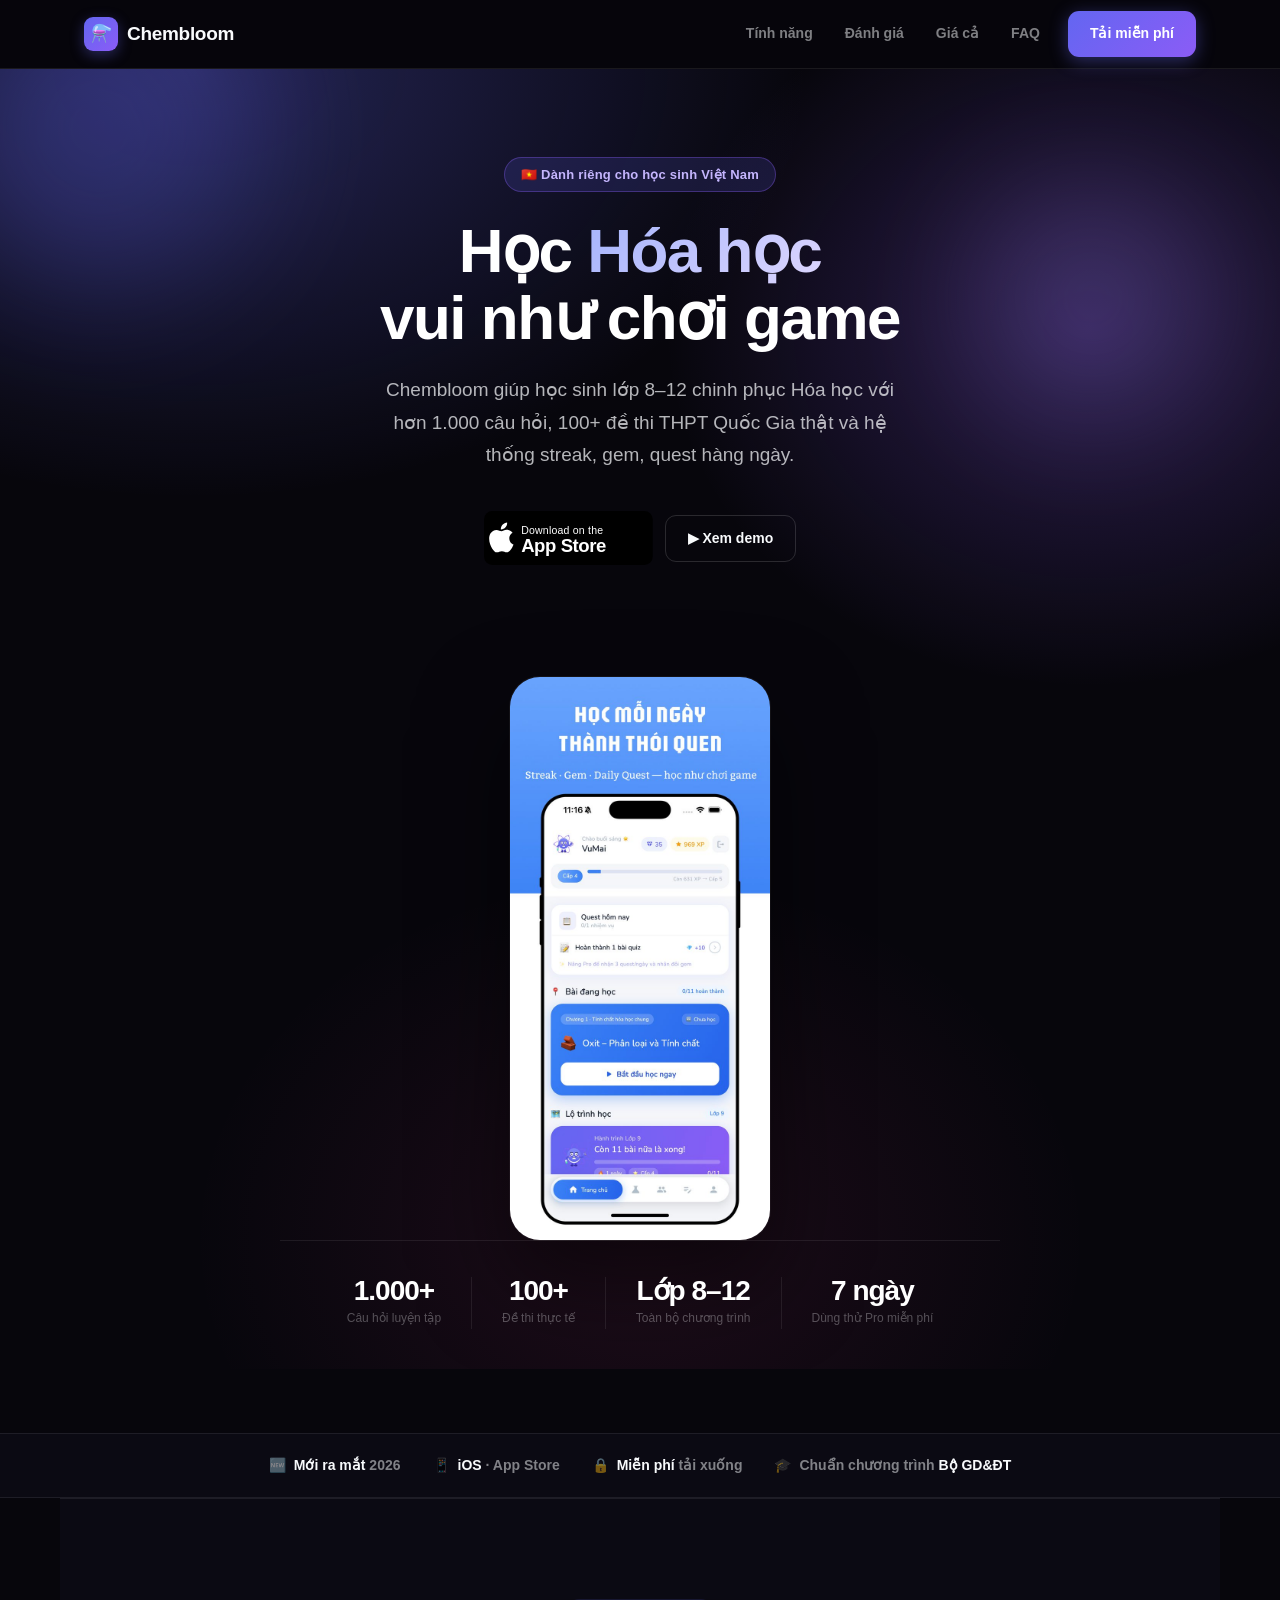
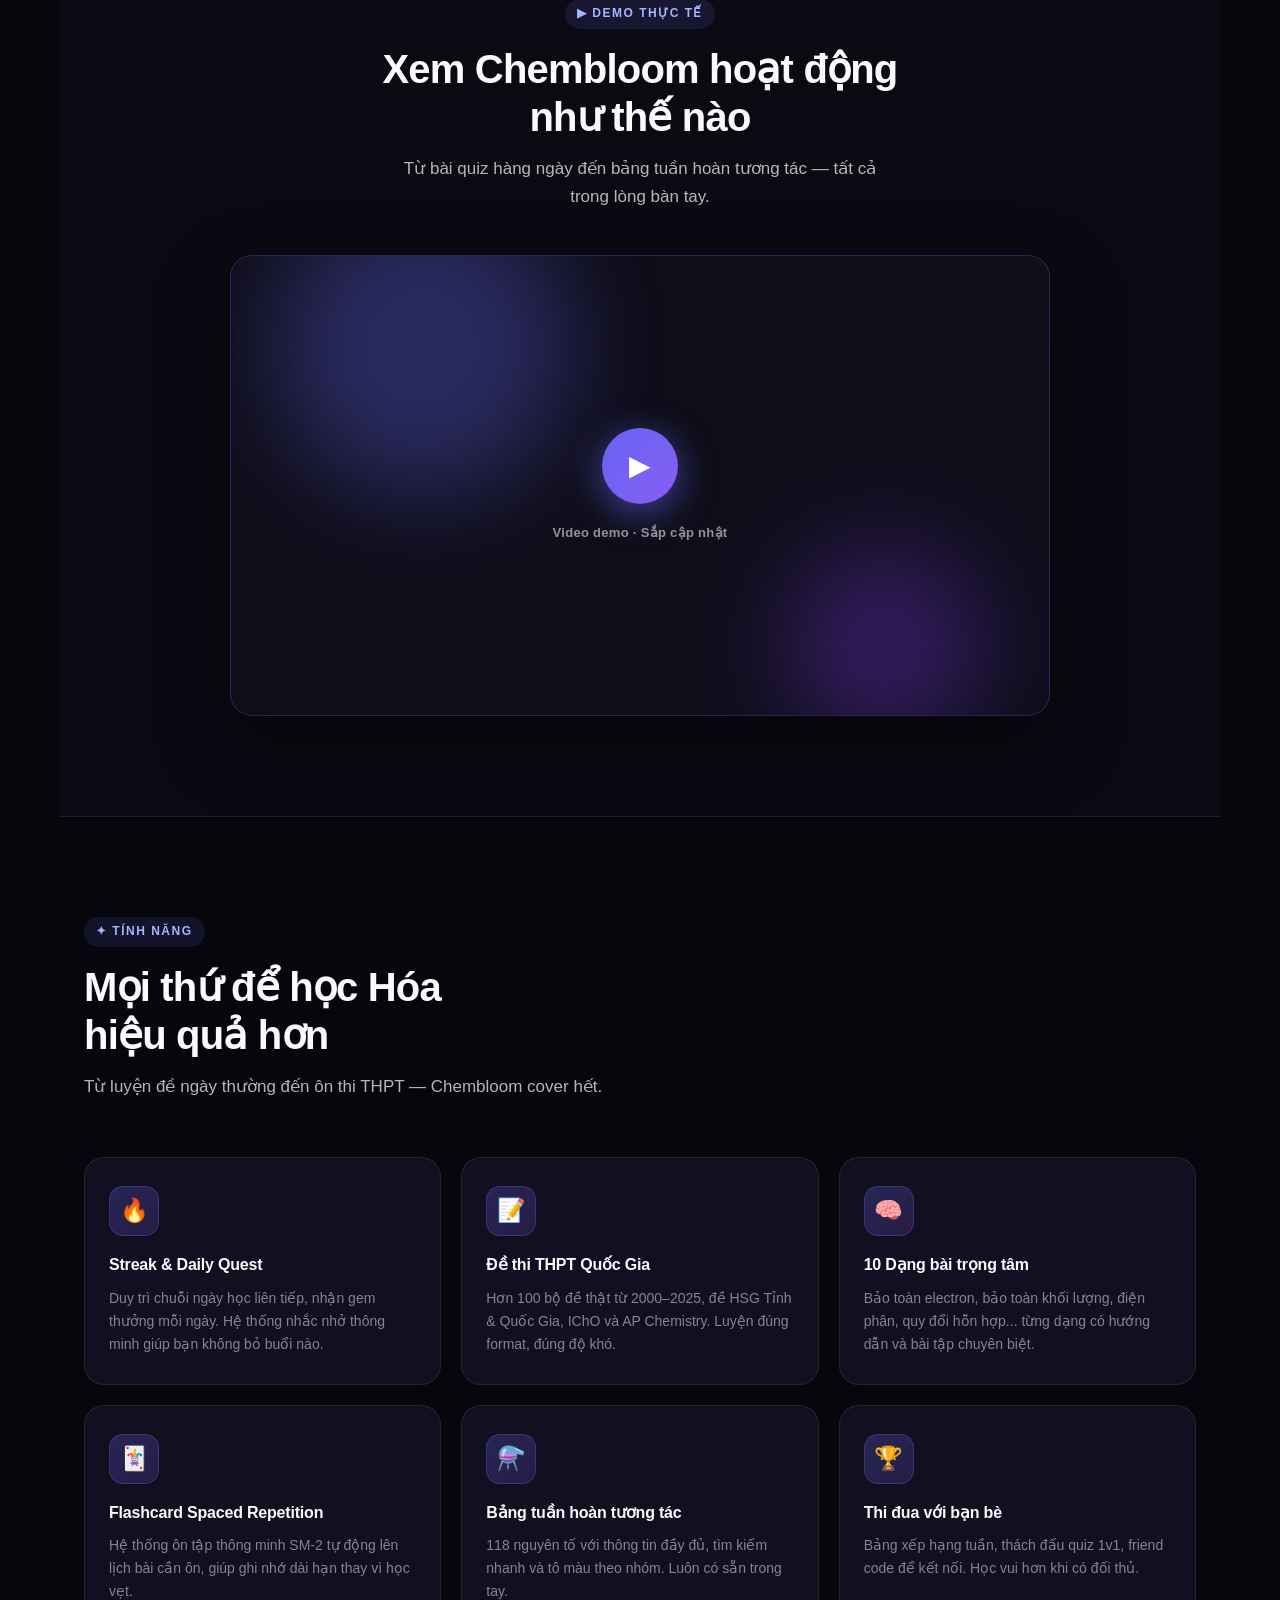
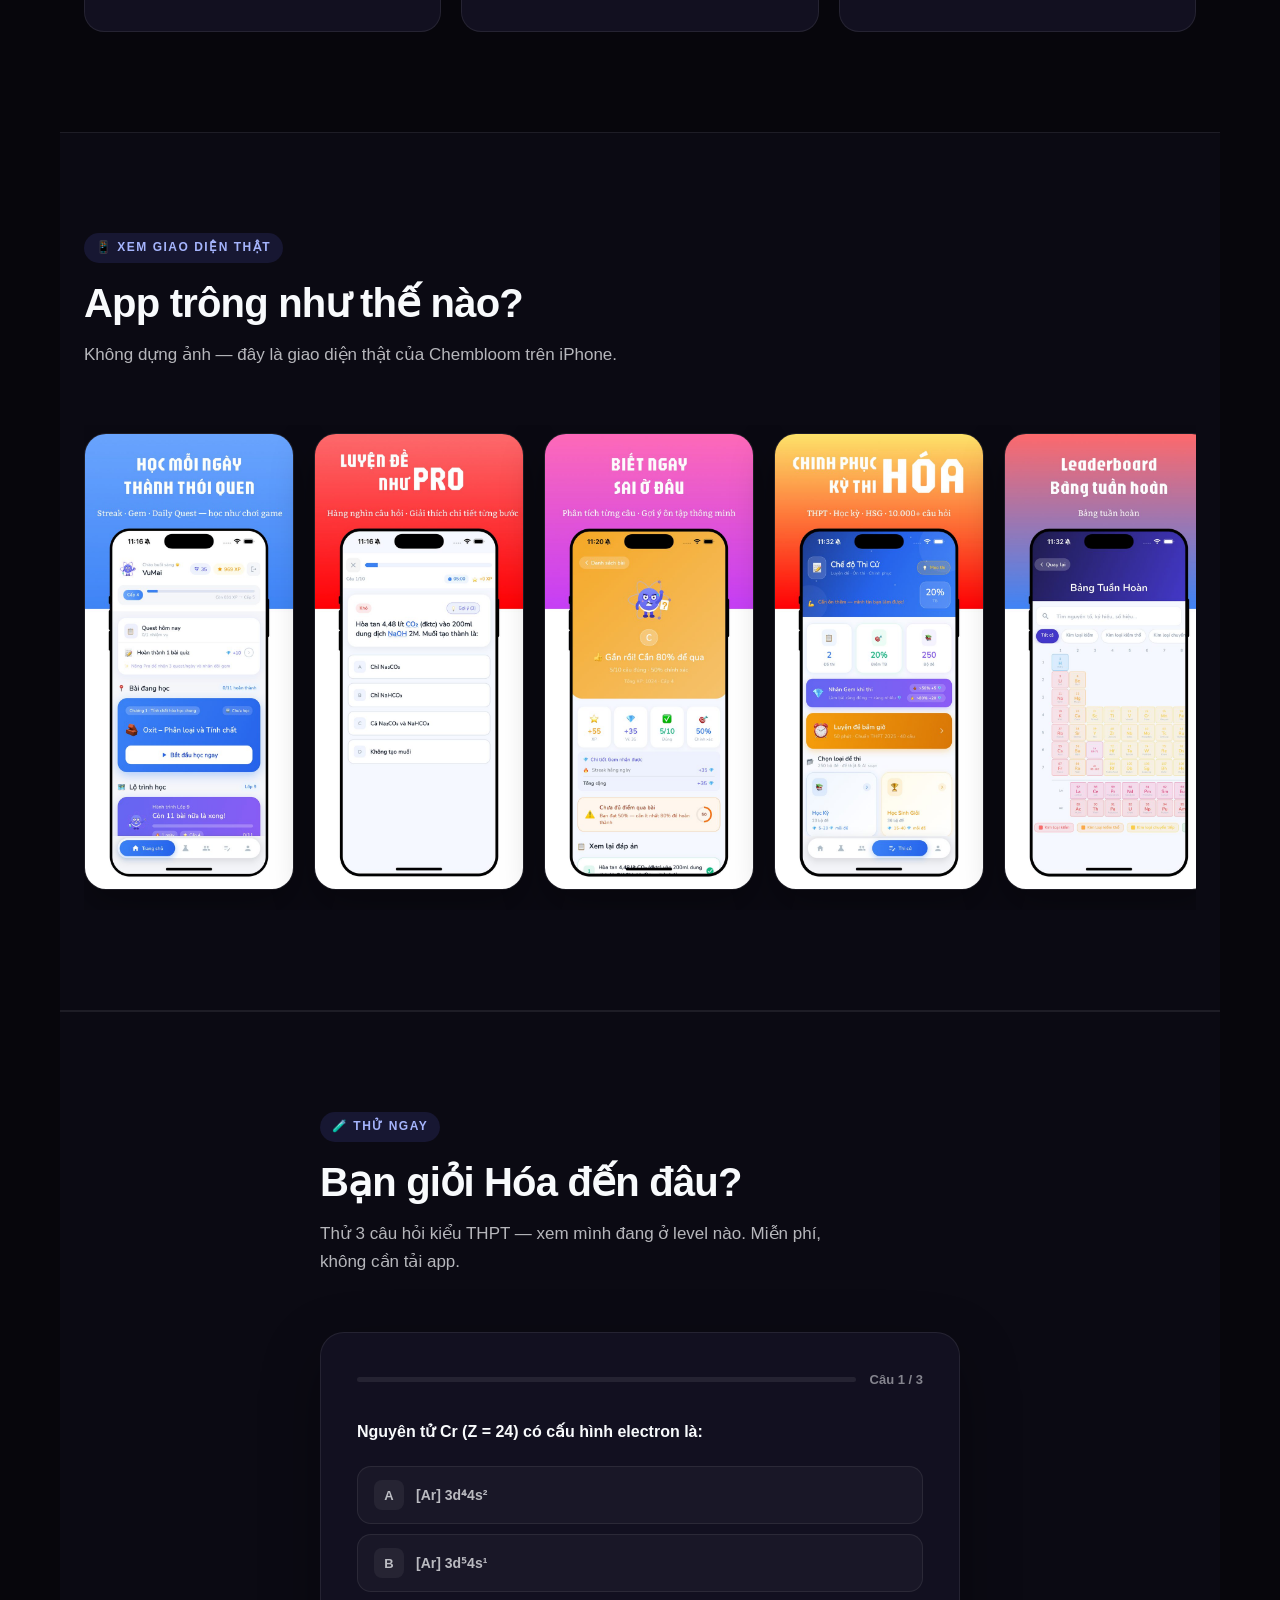
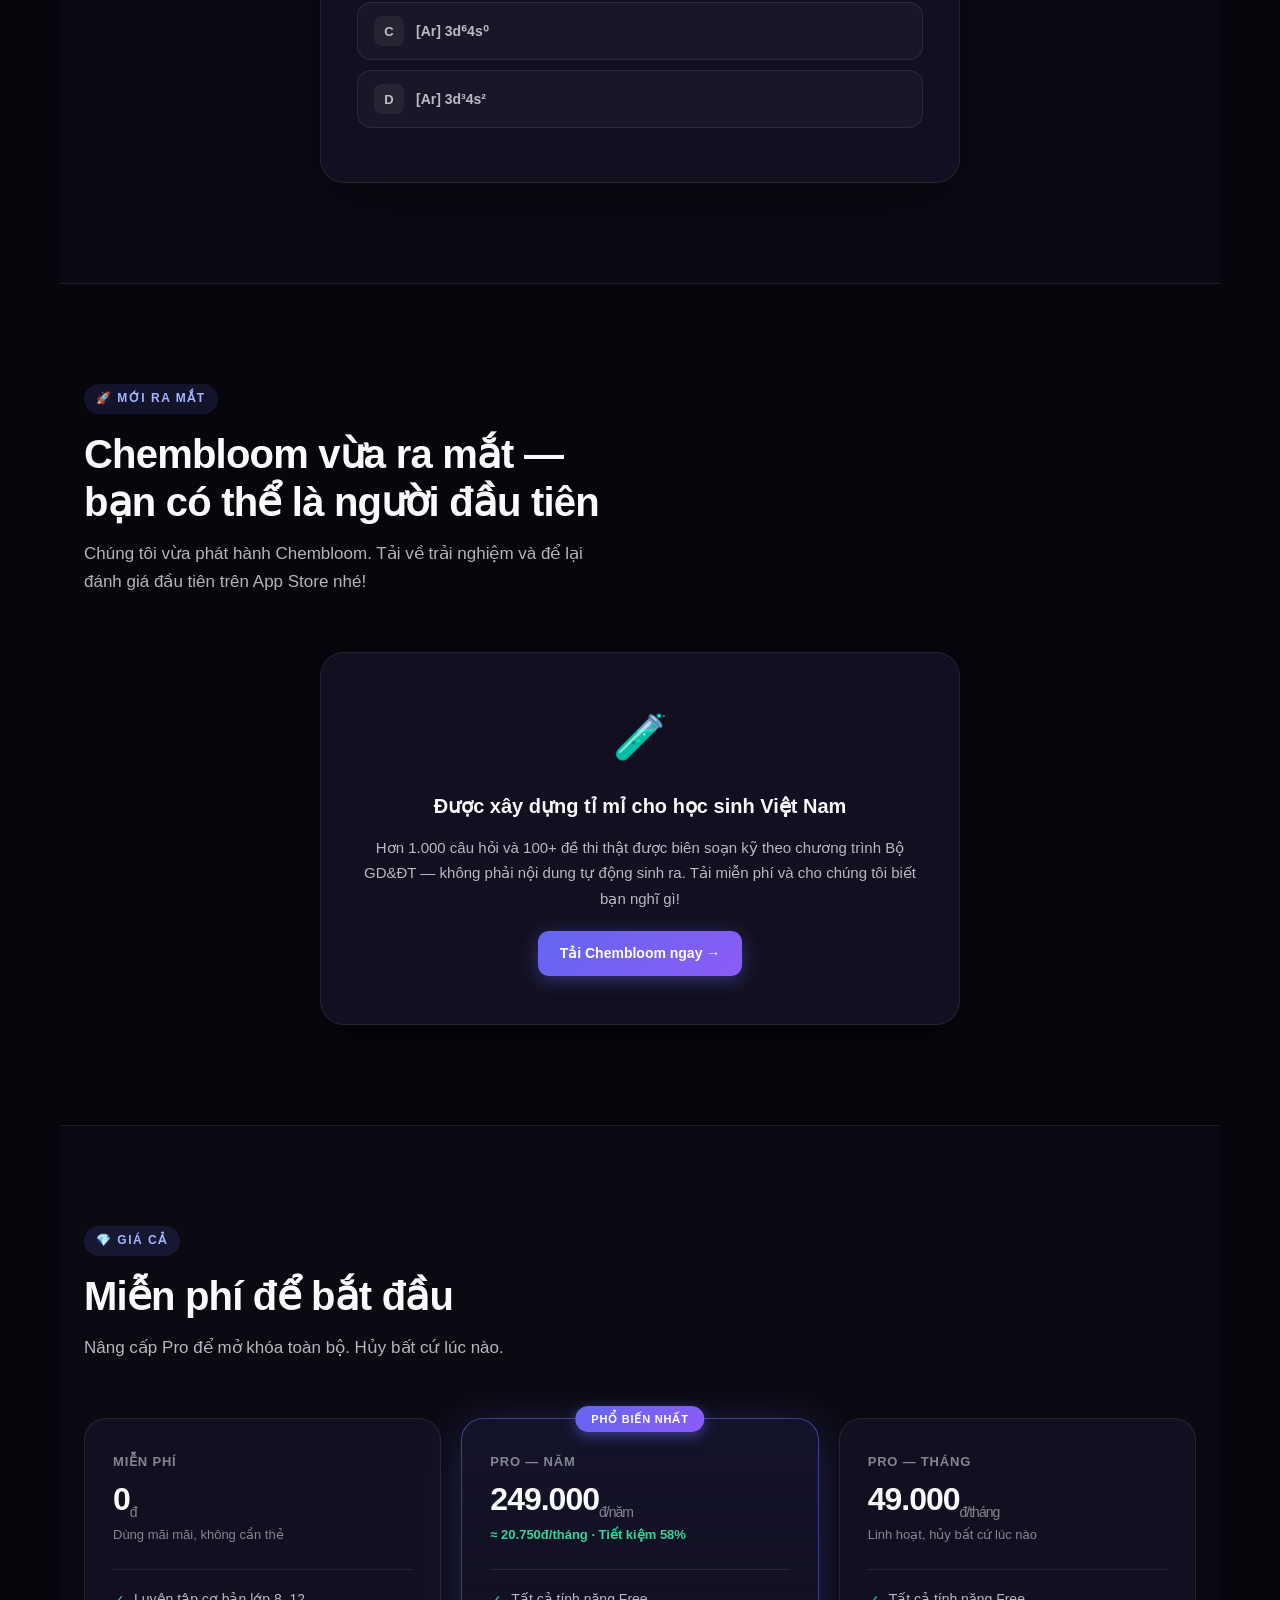
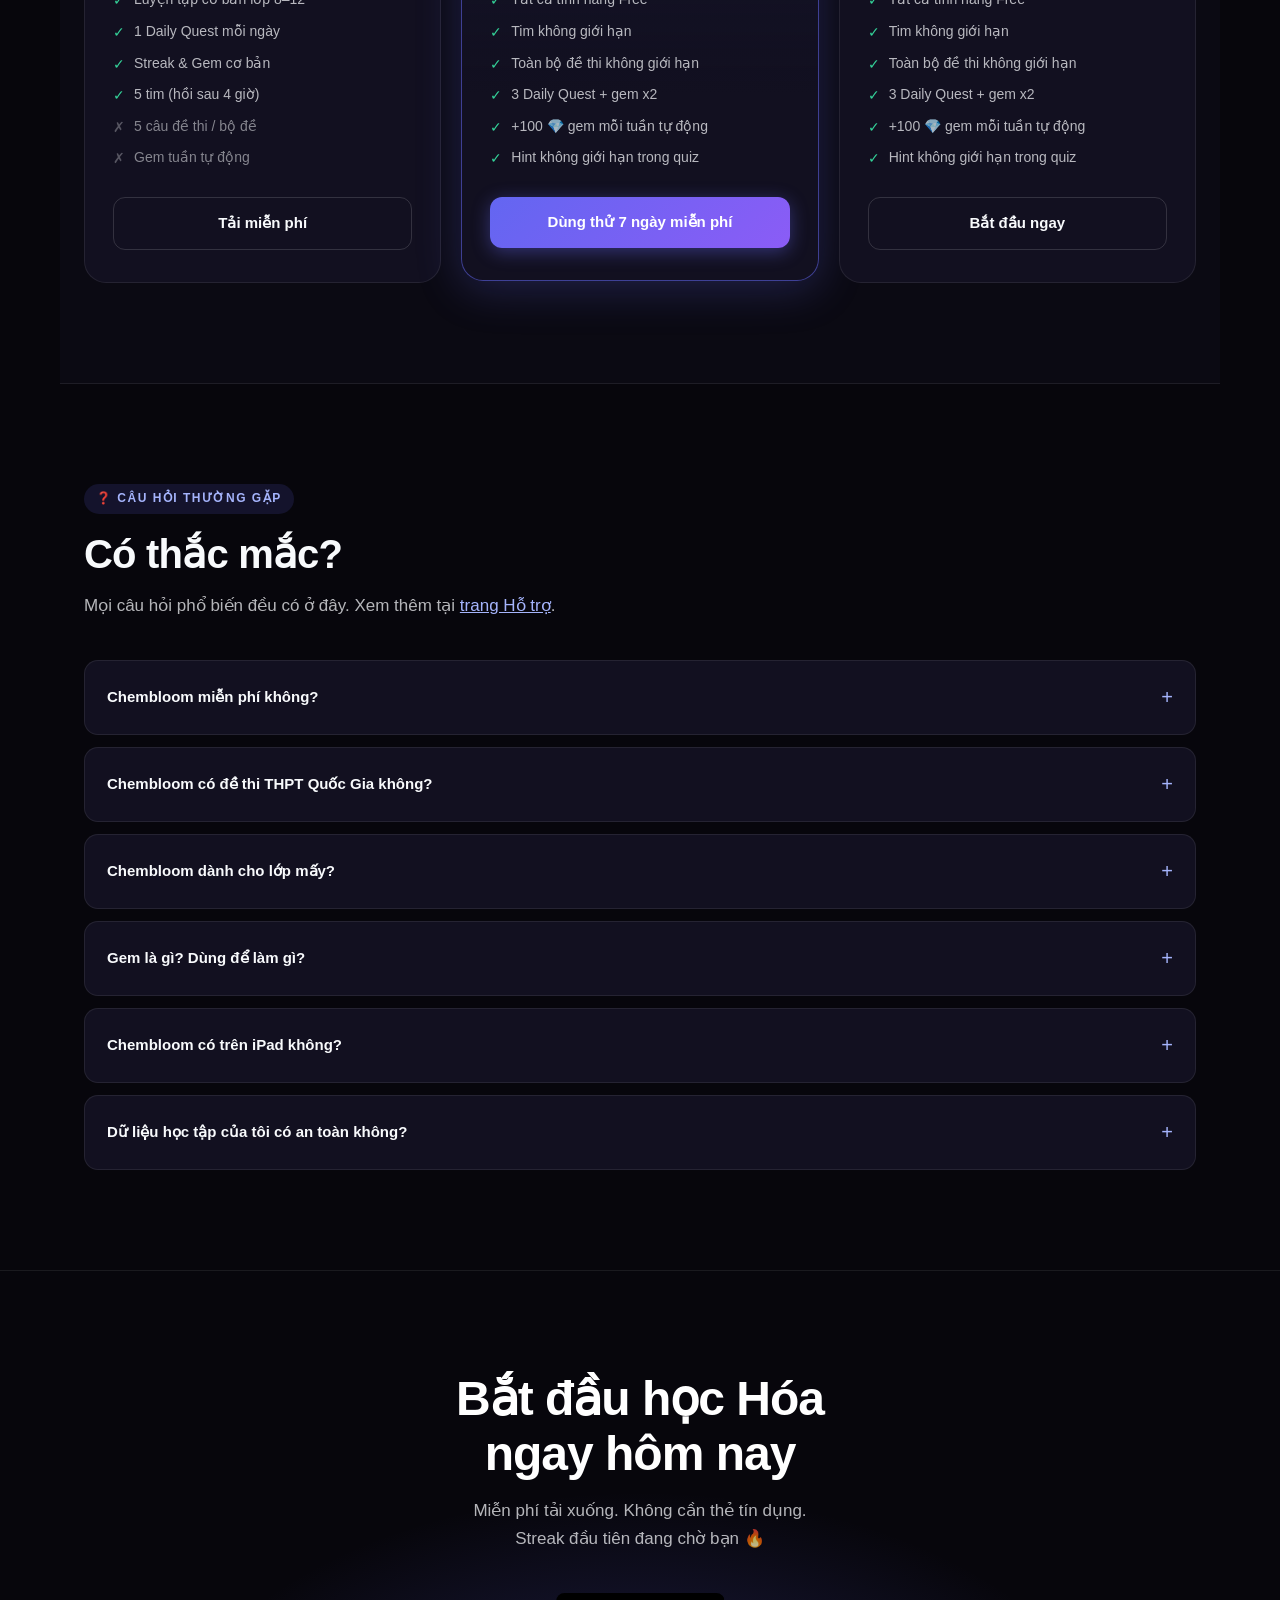
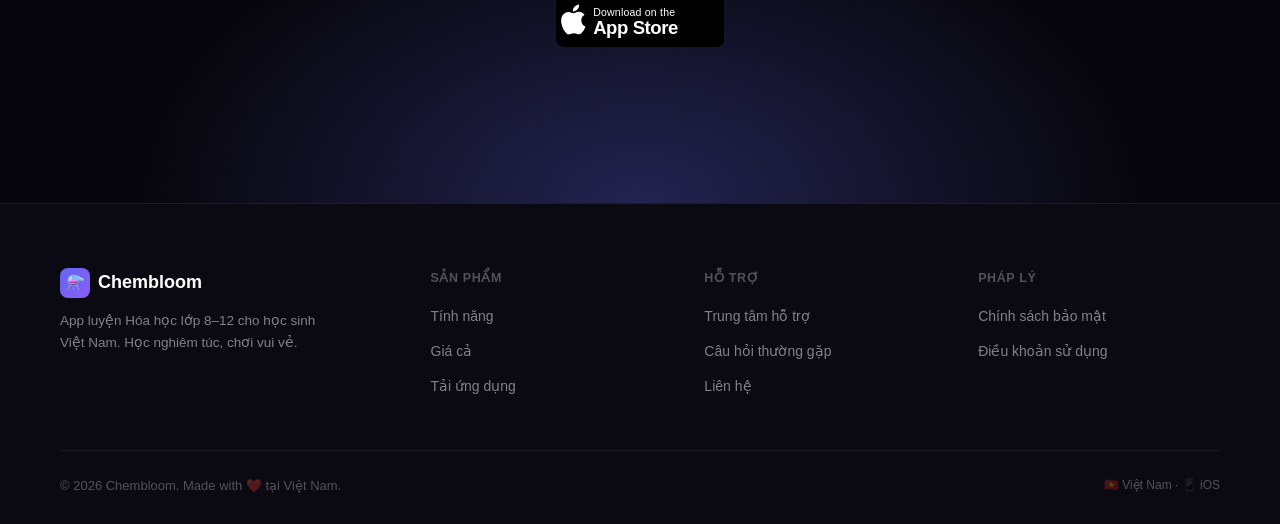
<file: index.html>
<!DOCTYPE html>
<html lang="vi" prefix="og: https://ogp.me/ns#">
<head>
  <meta charset="UTF-8">
  <meta name="viewport" content="width=device-width, initial-scale=1.0">
  <meta name="robots" content="index, follow">
  <link rel="canonical" href="https://chembloom.vumai.me/">
  <link rel="stylesheet" href="/assets/css/main.css">

  <!-- ── SEO Primary ── -->
  <title>Chembloom – App Luyện Hóa Học Lớp 8–12 | Học Như Chơi Game</title>
  <meta name="description" content="Chembloom là app luyện Hóa học dành cho học sinh lớp 8–12 Việt Nam. Hơn 1.000 câu hỏi, 100+ đề thi THPT Quốc Gia, streak hàng ngày và hệ thống game hóa giúp bạn học hiệu quả hơn. Tải miễn phí trên App Store.">
  <meta name="keywords" content="app học hóa học, luyện hóa học lớp 12, đề thi THPT hóa học, học hóa học lớp 8, ôn thi đại học hóa học, chembloom">
  <meta name="author" content="Chembloom">

  <!-- ── Open Graph ── -->
  <meta property="og:type" content="website">
  <meta property="og:locale" content="vi_VN">
  <meta property="og:site_name" content="Chembloom">
  <meta property="og:title" content="Chembloom – App Luyện Hóa Học Lớp 8–12">
  <meta property="og:description" content="Học Hóa học thú vị như game. 1.000+ câu hỏi, đề thi THPT thật, streak & gem hàng ngày. Tải miễn phí trên App Store.">
  <meta property="og:image" content="https://chembloom.vumai.me/og.png">
  <meta property="og:image:width" content="1200">
  <meta property="og:image:height" content="630">
  <meta property="og:url" content="https://chembloom.vumai.me">

  <!-- ── Twitter ── -->
  <meta name="twitter:card" content="summary_large_image">
  <meta name="twitter:title" content="Chembloom – App Luyện Hóa Học">
  <meta name="twitter:description" content="Học Hóa học thú vị như game. 1.000+ câu hỏi, 100+ đề thi THPT. Miễn phí tải xuống.">
  <meta name="twitter:image" content="https://chembloom.vumai.me/og.png">

  <!-- ── JSON-LD Structured Data ── -->
  <script type="application/ld+json">
  {
    "@context": "https://schema.org",
    "@type": "SoftwareApplication",
    "name": "Chembloom",
    "description": "App luyện Hóa học dành cho học sinh lớp 8–12 Việt Nam với hơn 1.000 câu hỏi, đề thi THPT Quốc Gia và hệ thống game hóa.",
    "url": "https://chembloom.vumai.me",
    "applicationCategory": "EducationApplication",
    "operatingSystem": "iOS",
    "inLanguage": "vi",
    "offers": [
      {
        "@type": "Offer",
        "price": "0",
        "priceCurrency": "VND",
        "description": "Gói miễn phí"
      },
      {
        "@type": "Offer",
        "price": "249000",
        "priceCurrency": "VND",
        "description": "Chembloom Pro — Năm"
      }
    ],
    "publisher": {
      "@type": "Organization",
      "name": "Chembloom",
      "url": "https://chembloom.vumai.me",
      "email": "support@vumai.me"
    }
  }
  </script>

  <!-- ── FAQ JSON-LD ── -->
  <script type="application/ld+json">
  {
    "@context": "https://schema.org",
    "@type": "FAQPage",
    "mainEntity": [
      {
        "@type": "Question",
        "name": "Chembloom miễn phí không?",
        "acceptedAnswer": {
          "@type": "Answer",
          "text": "Có. Chembloom hoàn toàn miễn phí tải xuống và sử dụng. Gói Pro tùy chọn mở khóa toàn bộ đề thi và tính năng nâng cao."
        }
      },
      {
        "@type": "Question",
        "name": "Chembloom có đề thi THPT Quốc Gia không?",
        "acceptedAnswer": {
          "@type": "Answer",
          "text": "Có. Chembloom có hơn 100 bộ đề thi THPT Quốc Gia Hóa học từ năm 2000 đến 2025, đề HSG cấp Tỉnh và Quốc Gia, và đề thi chứng chỉ quốc tế IChO, AP Chemistry."
        }
      },
      {
        "@type": "Question",
        "name": "Chembloom dành cho lớp mấy?",
        "acceptedAnswer": {
          "@type": "Answer",
          "text": "Chembloom phù hợp cho học sinh lớp 8, 9, 10, 11 và 12, bao phủ toàn bộ chương trình Hóa học phổ thông Việt Nam."
        }
      },
      {
        "@type": "Question",
        "name": "Chembloom có trên iPad không?",
        "acceptedAnswer": {
          "@type": "Answer",
          "text": "Có. Chembloom hoạt động trên iPhone và iPad, hỗ trợ iOS 15 trở lên. Dữ liệu đồng bộ trên tất cả thiết bị Apple."
        }
      }
    ]
  }
  </script>
</head>
<body>

<!-- ── NAV ── -->
<header>
  <nav class="nav" aria-label="Điều hướng chính">
    <div class="nav-inner">
      <a href="/" class="nav-logo" aria-label="Chembloom trang chủ">
        <div class="nav-logo-icon" aria-hidden="true">⚗️</div>
        Chembloom
      </a>
      <div class="nav-right">
        <a href="#features" class="nav-link">Tính năng</a>
        <a href="#reviews" class="nav-link">Đánh giá</a>
        <a href="#pricing" class="nav-link">Giá cả</a>
        <a href="#faq" class="nav-link">FAQ</a>
        <a href="#download" class="btn btn-primary nav-cta">Tải miễn phí</a>
      </div>
    </div>
  </nav>
</header>

<main>

<!-- ── HERO ── -->
<section class="hero" aria-label="Giới thiệu Chembloom" id="download">
  <div class="hero-orb hero-orb-1" aria-hidden="true"></div>
  <div class="hero-orb hero-orb-2" aria-hidden="true"></div>

  <div class="hero-content">
    <div class="hero-badge" role="text">🇻🇳 Dành riêng cho học sinh Việt Nam</div>

    <h1>Học <span class="accent">Hóa học</span><br>vui như chơi game</h1>

    <p class="hero-sub">
      Chembloom giúp học sinh lớp 8–12 chinh phục Hóa học với hơn 1.000 câu hỏi,
      100+ đề thi THPT Quốc Gia thật và hệ thống streak, gem, quest hàng ngày.
    </p>

    <div class="hero-cta">
      <a href="#" class="apple-badge-link" aria-label="Download Chembloom on the App Store">
        <svg class="apple-badge-img" xmlns="http://www.w3.org/2000/svg" viewBox="0 0 200 64" role="img" aria-label="Download on the App Store">
          <rect width="200" height="64" rx="10" fill="#000"/>
          <path fill="#fff" d="M30 32.5c-.1-4.4 3.6-6.5 3.8-6.7-2.1-3-5.3-3.4-6.4-3.5-2.7-.3-5.3 1.6-6.7 1.6-1.4 0-3.5-1.5-5.8-1.5-3 0-5.8 1.7-7.3 4.4-3.1 5.4-.8 13.4 2.2 17.8 1.5 2.1 3.3 4.5 5.6 4.4 2.3-.1 3.1-1.4 5.8-1.4 2.7 0 3.5 1.4 5.8 1.4 2.4 0 4-2.2 5.5-4.3 1.7-2.4 2.4-4.8 2.5-4.9-.2-.1-5-2-5-7.3z"/>
          <path fill="#fff" d="M25.5 19.4c1.3-1.5 2.2-3.7 1.9-5.8-1.9.1-4.2 1.2-5.5 2.7-1.2 1.4-2.2 3.6-1.9 5.7 2.1.1 4.2-1 5.5-2.6z"/>
          <text x="44" y="27" fill="#fff" font-family="-apple-system,BlinkMacSystemFont,'Helvetica Neue',Arial,sans-serif" font-size="12.5" letter-spacing="0.25">Download on the</text>
          <text x="44" y="48" fill="#fff" font-family="-apple-system,BlinkMacSystemFont,'Helvetica Neue',Arial,sans-serif" font-size="22" font-weight="600" letter-spacing="-0.5">App Store</text>
        </svg>
      </a>
      <a href="#video" class="btn btn-outline">▶ Xem demo</a>
    </div>
  </div>

  <!-- Ảnh chụp màn hình thật của app -->
  <div class="hero-visual">
    <div class="hero-shot">
      <img src="/assets/images/screenshots/shot-1-home.jpg" alt="Màn hình Trang chủ Chembloom — streak, daily quest, gem" width="260" height="563" loading="eager">
    </div>
  </div>

  <div class="hero-stats" role="list" aria-label="Thống kê Chembloom">
    <div class="hero-stat" role="listitem"><div class="hero-stat-num">1.000+</div><div class="hero-stat-label">Câu hỏi luyện tập</div></div>
    <div class="hero-stat" role="listitem"><div class="hero-stat-num">100+</div><div class="hero-stat-label">Đề thi thực tế</div></div>
    <div class="hero-stat" role="listitem"><div class="hero-stat-num">Lớp 8–12</div><div class="hero-stat-label">Toàn bộ chương trình</div></div>
    <div class="hero-stat" role="listitem"><div class="hero-stat-num">7 ngày</div><div class="hero-stat-label">Dùng thử Pro miễn phí</div></div>
  </div>
</section>

<!-- ── SOCIAL PROOF BAR ── -->
<div class="social-bar" role="complementary" aria-label="Đánh giá tổng quan">
  <div class="social-bar-inner">
    <div class="social-bar-item">🆕 <span><strong>Mới ra mắt</strong> 2026</span></div>
    <div class="social-bar-item">📱 <span><strong>iOS</strong> · App Store</span></div>
    <div class="social-bar-item">🔒 <span><strong>Miễn phí</strong> tải xuống</span></div>
    <div class="social-bar-item">🎓 <span>Chuẩn chương trình <strong>Bộ GD&ĐT</strong></span></div>
  </div>
</div>

<!-- ── VIDEO DEMO ── -->
<section class="section section-alt" id="video" aria-labelledby="video-title">
  <div class="video-inner">
    <div class="section-tag" aria-hidden="true">▶ Demo thực tế</div>
    <h2 class="section-title" id="video-title">Xem Chembloom hoạt động<br>như thế nào</h2>
    <p class="section-sub" style="max-width:500px;margin:0 auto;">Từ bài quiz hàng ngày đến bảng tuần hoàn tương tác — tất cả trong lòng bàn tay.</p>

    <div class="video-wrapper" id="demo-video-container">
      <!-- Thay bằng video thật khi sẵn sàng:
           <video src="demo.mp4" controls poster="thumb.jpg"
                  style="position:absolute;inset:0;width:100%;height:100%;object-fit:cover;"></video> -->
      <div class="video-orbs" aria-hidden="true">
        <div class="v-orb v-orb-1"></div>
        <div class="v-orb v-orb-2"></div>
      </div>
      <div class="video-placeholder">
        <div class="video-play-btn" aria-label="Video demo Chembloom">▶</div>
        <div class="video-label">Video demo · Sắp cập nhật</div>
      </div>
    </div>
  </div>
</section>

<!-- ── FEATURES ── -->
<section class="section" id="features" aria-labelledby="features-title">
  <div class="section-tag" aria-hidden="true">✦ Tính năng</div>
  <h2 class="section-title" id="features-title">Mọi thứ để học Hóa<br>hiệu quả hơn</h2>
  <p class="section-sub">Từ luyện đề ngày thường đến ôn thi THPT — Chembloom cover hết.</p>

  <div class="features-grid" role="list">
    <article class="feat-card" role="listitem">
      <div class="feat-icon" aria-hidden="true">🔥</div>
      <h3>Streak & Daily Quest</h3>
      <p>Duy trì chuỗi ngày học liên tiếp, nhận gem thưởng mỗi ngày. Hệ thống nhắc nhở thông minh giúp bạn không bỏ buổi nào.</p>
    </article>
    <article class="feat-card" role="listitem">
      <div class="feat-icon" aria-hidden="true">📝</div>
      <h3>Đề thi THPT Quốc Gia</h3>
      <p>Hơn 100 bộ đề thật từ 2000–2025, đề HSG Tỉnh & Quốc Gia, IChO và AP Chemistry. Luyện đúng format, đúng độ khó.</p>
    </article>
    <article class="feat-card" role="listitem">
      <div class="feat-icon" aria-hidden="true">🧠</div>
      <h3>10 Dạng bài trọng tâm</h3>
      <p>Bảo toàn electron, bảo toàn khối lượng, điện phân, quy đổi hỗn hợp... từng dạng có hướng dẫn và bài tập chuyên biệt.</p>
    </article>
    <article class="feat-card" role="listitem">
      <div class="feat-icon" aria-hidden="true">🃏</div>
      <h3>Flashcard Spaced Repetition</h3>
      <p>Hệ thống ôn tập thông minh SM-2 tự động lên lịch bài cần ôn, giúp ghi nhớ dài hạn thay vì học vẹt.</p>
    </article>
    <article class="feat-card" role="listitem">
      <div class="feat-icon" aria-hidden="true">⚗️</div>
      <h3>Bảng tuần hoàn tương tác</h3>
      <p>118 nguyên tố với thông tin đầy đủ, tìm kiếm nhanh và tô màu theo nhóm. Luôn có sẵn trong tay.</p>
    </article>
    <article class="feat-card" role="listitem">
      <div class="feat-icon" aria-hidden="true">🏆</div>
      <h3>Thi đua với bạn bè</h3>
      <p>Bảng xếp hạng tuần, thách đấu quiz 1v1, friend code để kết nối. Học vui hơn khi có đối thủ.</p>
    </article>
  </div>
</section>

<!-- ── SCREENSHOTS (ảnh chụp thật) ── -->
<section class="section section-alt" aria-labelledby="shots-title">
  <div class="section-tag" aria-hidden="true">📱 Xem giao diện thật</div>
  <h2 class="section-title" id="shots-title">App trông như thế nào?</h2>
  <p class="section-sub">Không dựng ảnh — đây là giao diện thật của Chembloom trên iPhone.</p>

  <div class="shots-scroll" role="list" aria-label="Ảnh chụp màn hình Chembloom">
    <div class="shot-card" role="listitem"><img src="/assets/images/screenshots/shot-1-home.jpg" alt="Trang chủ: streak, daily quest, lộ trình học" loading="lazy" width="210" height="455"></div>
    <div class="shot-card" role="listitem"><img src="/assets/images/screenshots/shot-2-quiz.jpg" alt="Màn hình làm quiz với timer và gợi ý" loading="lazy" width="210" height="455"></div>
    <div class="shot-card" role="listitem"><img src="/assets/images/screenshots/shot-3-result.jpg" alt="Kết quả bài quiz — phân tích chi tiết từng câu" loading="lazy" width="210" height="455"></div>
    <div class="shot-card" role="listitem"><img src="/assets/images/screenshots/shot-4-exam.jpg" alt="Chế độ luyện đề thi THPT, học kỳ, học sinh giỏi" loading="lazy" width="210" height="455"></div>
    <div class="shot-card" role="listitem"><img src="/assets/images/screenshots/shot-5-periodic.jpg" alt="Bảng tuần hoàn nguyên tố tương tác" loading="lazy" width="210" height="455"></div>
    <div class="shot-card" role="listitem"><img src="/assets/images/screenshots/shot-6-paywall.jpg" alt="Màn hình nâng cấp Chembloom Pro" loading="lazy" width="210" height="455"></div>
  </div>
</section>

<!-- ── INTERACTIVE QUIZ ── -->
<section class="section section-alt" aria-labelledby="quiz-title">
  <div class="quiz-inner">
    <div class="section-tag" aria-hidden="true">🧪 Thử ngay</div>
    <h2 class="section-title" id="quiz-title">Bạn giỏi Hóa đến đâu?</h2>
    <p class="section-sub">Thử 3 câu hỏi kiểu THPT — xem mình đang ở level nào. Miễn phí, không cần tải app.</p>

    <div class="quiz-card" id="quiz-card">
      <div class="quiz-progress">
        <div class="quiz-progress-bar"><div class="quiz-progress-fill" id="quiz-pgfill" style="width:0%"></div></div>
        <div class="quiz-progress-label" id="quiz-pglabel">Câu 1 / 3</div>
      </div>

      <div id="quiz-qarea">
        <p class="quiz-question" id="quiz-q"></p>
        <div class="quiz-options" id="quiz-opts"></div>
        <div class="quiz-explanation" id="quiz-exp"></div>
        <button class="quiz-next-btn" id="quiz-next">Câu tiếp theo →</button>
      </div>

      <div class="quiz-result" id="quiz-result">
        <div class="quiz-result-emoji" id="qr-emoji"></div>
        <h3 id="qr-title"></h3>
        <p id="qr-desc"></p>
        <div class="quiz-result-ctas">
          <button class="quiz-retry-btn" id="quiz-retry">Làm lại</button>
          <a href="#download" class="btn btn-primary" style="padding:13px 26px;font-size:15px;">Tải Chembloom miễn phí →</a>
        </div>
      </div>
    </div>
  </div>
</section>

<!-- ── LAUNCH ANNOUNCEMENT (thay reviews giả) ── -->
<!-- Chembloom vừa ra mắt, chưa có review thật — cố tình KHÔNG dùng số liệu/tên
     người dùng giả ở đây (kể cả JSON-LD) để tránh rủi ro quảng cáo sai sự thật. -->
<section class="section" id="reviews" aria-labelledby="reviews-title">
  <div class="section-tag" aria-hidden="true">🚀 Mới ra mắt</div>
  <h2 class="section-title" id="reviews-title">Chembloom vừa ra mắt —<br>bạn có thể là người đầu tiên</h2>
  <p class="section-sub">Chúng tôi vừa phát hành Chembloom. Tải về trải nghiệm và để lại đánh giá đầu tiên trên App Store nhé!</p>

  <div class="launch-card" role="note">
    <div class="launch-card-emoji" aria-hidden="true">🧪</div>
    <h3>Được xây dựng tỉ mỉ cho học sinh Việt Nam</h3>
    <p>Hơn 1.000 câu hỏi và 100+ đề thi thật được biên soạn kỹ theo chương trình Bộ GD&ĐT — không phải nội dung tự động sinh ra. Tải miễn phí và cho chúng tôi biết bạn nghĩ gì!</p>
    <a href="#download" class="btn btn-primary">Tải Chembloom ngay →</a>
  </div>
</section>

<!-- ── PRICING ── -->
<section class="section section-alt" id="pricing" aria-labelledby="pricing-title">
  <div class="section-tag" aria-hidden="true">💎 Giá cả</div>
  <h2 class="section-title" id="pricing-title">Miễn phí để bắt đầu</h2>
  <p class="section-sub">Nâng cấp Pro để mở khóa toàn bộ. Hủy bất cứ lúc nào.</p>

  <div class="pricing-grid" role="list">
    <div class="plan" role="listitem" aria-label="Gói Miễn phí">
      <div class="plan-tier">Miễn phí</div>
      <div class="plan-price">0<sub>đ</sub></div>
      <div class="plan-note">Dùng mãi mãi, không cần thẻ</div>
      <hr class="plan-divider">
      <ul class="plan-features" aria-label="Tính năng gói miễn phí">
        <li><span class="plan-check" aria-hidden="true">✓</span> Luyện tập cơ bản lớp 8–12</li>
        <li><span class="plan-check" aria-hidden="true">✓</span> 1 Daily Quest mỗi ngày</li>
        <li><span class="plan-check" aria-hidden="true">✓</span> Streak & Gem cơ bản</li>
        <li><span class="plan-check" aria-hidden="true">✓</span> 5 tim (hồi sau 4 giờ)</li>
        <li><span class="plan-x" aria-hidden="true">✗</span> <span style="color:var(--muted)">5 câu đề thi / bộ đề</span></li>
        <li><span class="plan-x" aria-hidden="true">✗</span> <span style="color:var(--muted)">Gem tuần tự động</span></li>
      </ul>
      <a href="#download" class="plan-cta plan-cta-outline">Tải miễn phí</a>
    </div>

    <div class="plan featured" role="listitem" aria-label="Gói Pro Năm - phổ biến nhất">
      <div class="plan-badge" aria-label="Phổ biến nhất">PHỔ BIẾN NHẤT</div>
      <div class="plan-tier">Pro — Năm</div>
      <div class="plan-price">249.000<sub>đ/năm</sub></div>
      <div class="plan-note" style="color:var(--green);font-weight:700;">≈ 20.750đ/tháng · Tiết kiệm 58%</div>
      <hr class="plan-divider">
      <ul class="plan-features" aria-label="Tính năng gói Pro Năm">
        <li><span class="plan-check" aria-hidden="true">✓</span> Tất cả tính năng Free</li>
        <li><span class="plan-check" aria-hidden="true">✓</span> Tim không giới hạn</li>
        <li><span class="plan-check" aria-hidden="true">✓</span> Toàn bộ đề thi không giới hạn</li>
        <li><span class="plan-check" aria-hidden="true">✓</span> 3 Daily Quest + gem x2</li>
        <li><span class="plan-check" aria-hidden="true">✓</span> +100 💎 gem mỗi tuần tự động</li>
        <li><span class="plan-check" aria-hidden="true">✓</span> Hint không giới hạn trong quiz</li>
      </ul>
      <a href="#download" class="plan-cta plan-cta-primary">Dùng thử 7 ngày miễn phí</a>
    </div>

    <div class="plan" role="listitem" aria-label="Gói Pro Tháng">
      <div class="plan-tier">Pro — Tháng</div>
      <div class="plan-price">49.000<sub>đ/tháng</sub></div>
      <div class="plan-note">Linh hoạt, hủy bất cứ lúc nào</div>
      <hr class="plan-divider">
      <ul class="plan-features" aria-label="Tính năng gói Pro Tháng">
        <li><span class="plan-check" aria-hidden="true">✓</span> Tất cả tính năng Free</li>
        <li><span class="plan-check" aria-hidden="true">✓</span> Tim không giới hạn</li>
        <li><span class="plan-check" aria-hidden="true">✓</span> Toàn bộ đề thi không giới hạn</li>
        <li><span class="plan-check" aria-hidden="true">✓</span> 3 Daily Quest + gem x2</li>
        <li><span class="plan-check" aria-hidden="true">✓</span> +100 💎 gem mỗi tuần tự động</li>
        <li><span class="plan-check" aria-hidden="true">✓</span> Hint không giới hạn trong quiz</li>
      </ul>
      <a href="#download" class="plan-cta plan-cta-outline">Bắt đầu ngay</a>
    </div>
  </div>
</section>

<!-- ── FAQ ── -->
<section class="section" id="faq" aria-labelledby="faq-title">
  <div class="section-tag" aria-hidden="true">❓ Câu hỏi thường gặp</div>
  <h2 class="section-title" id="faq-title">Có thắc mắc?</h2>
  <p class="section-sub" style="margin-bottom:40px;">Mọi câu hỏi phổ biến đều có ở đây. Xem thêm tại <a href="/support.html" style="color:#a5b4fc;">trang Hỗ trợ</a>.</p>

  <div class="faq-list" role="list">
    <details>
      <summary>Chembloom miễn phí không?</summary>
      <div class="faq-answer">Hoàn toàn miễn phí tải xuống và sử dụng. Gói Pro tùy chọn (từ 49.000đ/tháng) mở khóa toàn bộ đề thi, tim không giới hạn và gem tuần tự động. Thử 7 ngày miễn phí trước khi quyết định.</div>
    </details>
    <details>
      <summary>Chembloom có đề thi THPT Quốc Gia không?</summary>
      <div class="faq-answer">Có. Chembloom có hơn 100 bộ đề thi THPT Quốc Gia Hóa học từ năm 2000 đến 2025, đề HSG cấp Tỉnh và Quốc Gia, đề Học kỳ lớp 10, 11, 12, và đề thi quốc tế IChO, AP Chemistry, SAT Chemistry.</div>
    </details>
    <details>
      <summary>Chembloom dành cho lớp mấy?</summary>
      <div class="faq-answer">Chembloom bao phủ toàn bộ chương trình Hóa học phổ thông Việt Nam từ lớp 8 đến lớp 12, bao gồm cả nội dung theo chương trình mới 2025 của Bộ GD&ĐT.</div>
    </details>
    <details>
      <summary>Gem là gì? Dùng để làm gì?</summary>
      <div class="faq-answer">Gem (💎) là tiền tệ trong game bạn kiếm được khi hoàn thành Quest, duy trì Streak và đạt thành tích. Gem dùng để mua Tim (hồi mạng), Freeze Streak (giữ chuỗi khi bận), Hint trong quiz và mở khóa đề thi cao cấp.</div>
    </details>
    <details>
      <summary>Chembloom có trên iPad không?</summary>
      <div class="faq-answer">Có. Chembloom hoạt động trên iPhone và iPad, hỗ trợ iOS 15 trở lên. Giao diện tự động điều chỉnh theo kích thước màn hình, dữ liệu học tập đồng bộ trên tất cả thiết bị Apple của bạn.</div>
    </details>
    <details>
      <summary>Dữ liệu học tập của tôi có an toàn không?</summary>
      <div class="faq-answer">Hoàn toàn. Dữ liệu được mã hóa HTTPS/TLS và lưu trên máy chủ Supabase tại Singapore. Chúng tôi không bán thông tin cá nhân cho bên thứ ba. Xem chi tiết tại <a href="/privacy-policy.html">Chính sách Bảo mật</a>.</div>
    </details>
  </div>
</section>

<!-- ── CTA BOTTOM ── -->
<section class="cta-section" aria-labelledby="cta-title">
  <div class="cta-content">
    <h2 id="cta-title">Bắt đầu học Hóa<br>ngay hôm nay</h2>
    <p>Miễn phí tải xuống. Không cần thẻ tín dụng.<br>Streak đầu tiên đang chờ bạn 🔥</p>
    <div class="hero-cta">
      <a href="#" class="apple-badge-link" aria-label="Download Chembloom on the App Store">
        <svg class="apple-badge-img" xmlns="http://www.w3.org/2000/svg" viewBox="0 0 200 64" role="img" aria-label="Download on the App Store">
          <rect width="200" height="64" rx="10" fill="#000"/>
          <path fill="#fff" d="M30 32.5c-.1-4.4 3.6-6.5 3.8-6.7-2.1-3-5.3-3.4-6.4-3.5-2.7-.3-5.3 1.6-6.7 1.6-1.4 0-3.5-1.5-5.8-1.5-3 0-5.8 1.7-7.3 4.4-3.1 5.4-.8 13.4 2.2 17.8 1.5 2.1 3.3 4.5 5.6 4.4 2.3-.1 3.1-1.4 5.8-1.4 2.7 0 3.5 1.4 5.8 1.4 2.4 0 4-2.2 5.5-4.3 1.7-2.4 2.4-4.8 2.5-4.9-.2-.1-5-2-5-7.3z"/>
          <path fill="#fff" d="M25.5 19.4c1.3-1.5 2.2-3.7 1.9-5.8-1.9.1-4.2 1.2-5.5 2.7-1.2 1.4-2.2 3.6-1.9 5.7 2.1.1 4.2-1 5.5-2.6z"/>
          <text x="44" y="27" fill="#fff" font-family="-apple-system,BlinkMacSystemFont,'Helvetica Neue',Arial,sans-serif" font-size="12.5" letter-spacing="0.25">Download on the</text>
          <text x="44" y="48" fill="#fff" font-family="-apple-system,BlinkMacSystemFont,'Helvetica Neue',Arial,sans-serif" font-size="22" font-weight="600" letter-spacing="-0.5">App Store</text>
        </svg>
      </a>
    </div>
  </div>
</section>
</main>

<!-- ── FOOTER ── -->
<footer>
  <div class="footer-grid">
    <div>
      <a href="/" class="footer-brand-logo" aria-label="Chembloom trang chủ">
        <div class="footer-brand-icon" aria-hidden="true">⚗️</div>
        Chembloom
      </a>
      <p class="footer-tagline">App luyện Hóa học lớp 8–12 cho học sinh Việt Nam. Học nghiêm túc, chơi vui vẻ.</p>
    </div>
    <div class="footer-col">
      <div class="footer-col-title">Sản phẩm</div>
      <a href="/#features">Tính năng</a>
      <a href="/#pricing">Giá cả</a>
      <a href="/#download">Tải ứng dụng</a>
    </div>
    <div class="footer-col">
      <div class="footer-col-title">Hỗ trợ</div>
      <a href="/support.html">Trung tâm hỗ trợ</a>
      <a href="/#faq">Câu hỏi thường gặp</a>
      <a href="mailto:support@vumai.me">Liên hệ</a>
    </div>
    <div class="footer-col">
      <div class="footer-col-title">Pháp lý</div>
      <a href="/privacy-policy.html">Chính sách bảo mật</a>
      <a href="https://www.apple.com/legal/internet-services/itunes/dev/stdeula/" target="_blank" rel="noopener">Điều khoản sử dụng</a>
    </div>
  </div>
  <div class="footer-bottom">
    <p class="footer-copy">© 2026 Chembloom. Made with ❤️ tại Việt Nam.</p>
    <div class="footer-badges">🇻🇳 Việt Nam · 📱 iOS</div>
  </div>
</footer>

<script>
// ── Interactive Quiz ──────────────────────────────────────────────────────
(function () {
  var questions = [
    {
      q: 'Nguyên tử Cr (Z = 24) có cấu hình electron là:',
      opts: ['[Ar] 3d⁴4s²', '[Ar] 3d⁵4s¹', '[Ar] 3d⁶4s⁰', '[Ar] 3d³4s²'],
      ans: 1,
      exp: '💡 Cr có cấu hình bán bão hòa đặc biệt [Ar] 3d⁵4s¹ thay vì 3d⁴4s² thông thường — trạng thái bán bão hòa d⁵ bền vững hơn về mặt năng lượng. Đây là câu hỏi kinh điển hay ra thi!'
    },
    {
      q: 'Kim loại nào sau đây tan được trong dung dịch NaOH loãng?',
      opts: ['Fe', 'Cu', 'Al', 'Ag'],
      ans: 2,
      exp: '💡 Al là kim loại lưỡng tính, tan được trong cả axit lẫn bazơ: 2Al + 2NaOH + 2H₂O → 2NaAlO₂ + 3H₂↑. Fe, Cu, Ag không phản ứng với NaOH.'
    },
    {
      q: 'Cho NaOH dư vào dung dịch AlCl₃, hiện tượng quan sát được là:',
      opts: [
        'Xuất hiện kết tủa trắng, sau đó kết tủa không tan thêm',
        'Xuất hiện kết tủa trắng, sau đó kết tủa tan hết — dung dịch trong suốt',
        'Không có hiện tượng gì',
        'Xuất hiện kết tủa nâu đỏ'
      ],
      ans: 1,
      exp: '💡 Khi cho NaOH vào AlCl₃: đầu tiên tạo kết tủa Al(OH)₃ trắng. Vì NaOH dư, kết tủa tan tiếp: Al(OH)₃ + NaOH → NaAlO₂ + 2H₂O → dung dịch trong suốt.'
    }
  ];

  var cur = 0, score = 0, answered = false;

  var qEl   = document.getElementById('quiz-q');
  var optsEl = document.getElementById('quiz-opts');
  var expEl  = document.getElementById('quiz-exp');
  var nextBtn = document.getElementById('quiz-next');
  var resultEl = document.getElementById('quiz-result');
  var qareaEl  = document.getElementById('quiz-qarea');
  var pgFill   = document.getElementById('quiz-pgfill');
  var pgLabel  = document.getElementById('quiz-pglabel');
  var retryBtn = document.getElementById('quiz-retry');

  if (!qEl) return;

  function render() {
    answered = false;
    var q = questions[cur];
    qEl.textContent = q.q;
    pgLabel.textContent = 'Câu ' + (cur + 1) + ' / ' + questions.length;
    pgFill.style.width = ((cur / questions.length) * 100) + '%';

    optsEl.innerHTML = '';
    q.opts.forEach(function (opt, i) {
      var btn = document.createElement('button');
      btn.className = 'quiz-option';
      btn.innerHTML = '<span class="quiz-opt-letter">' + String.fromCharCode(65 + i) + '</span>' + opt;
      btn.addEventListener('click', function () { pick(i); });
      optsEl.appendChild(btn);
    });

    expEl.textContent = '';
    expEl.classList.remove('qshow');
    nextBtn.classList.remove('qshow');
  }

  function pick(idx) {
    if (answered) return;
    answered = true;
    var q = questions[cur];
    var btns = optsEl.querySelectorAll('.quiz-option');

    btns.forEach(function (btn, i) {
      btn.classList.add('qdisabled');
      if (i === q.ans) btn.classList.add('qcorrect');
      else if (i === idx) btn.classList.add('qwrong');
    });

    if (idx === q.ans) score++;
    expEl.textContent = q.exp;
    expEl.classList.add('qshow');

    var isLast = cur === questions.length - 1;
    nextBtn.textContent = isLast ? 'Xem kết quả 🏁' : 'Câu tiếp theo →';
    nextBtn.classList.add('qshow');
  }

  nextBtn.addEventListener('click', function () {
    cur++;
    if (cur >= questions.length) showResult();
    else render();
  });

  retryBtn.addEventListener('click', function () {
    cur = 0; score = 0;
    resultEl.classList.remove('qshow');
    qareaEl.style.display = '';
    render();
  });

  function showResult() {
    qareaEl.style.display = 'none';
    resultEl.classList.add('qshow');
    pgFill.style.width = '100%';
    pgLabel.textContent = score + ' / ' + questions.length;

    var emoji = document.getElementById('qr-emoji');
    var title  = document.getElementById('qr-title');
    var desc   = document.getElementById('qr-desc');

    if (score === 3) {
      emoji.textContent = '🏆';
      title.textContent = 'Xuất sắc! Bạn giỏi Hóa thật sự!';
      desc.textContent  = 'Điểm tuyệt đối 3/3! Chembloom có hàng trăm câu khó hơn thế này đang chờ bạn chinh phục.';
    } else if (score === 2) {
      emoji.textContent = '⭐';
      title.textContent = 'Khá tốt — còn vài lỗ hổng nhỏ!';
      desc.textContent  = 'Đúng 2/3 câu. Chembloom sẽ giúp bạn ôn đúng điểm yếu và giữ kiến thức lâu dài.';
    } else if (score === 1) {
      emoji.textContent = '📚';
      title.textContent = 'Cần ôn thêm — nhưng bạn biết điểm yếu rồi đó!';
      desc.textContent  = 'Với 1.000+ câu hỏi và giải thích chi tiết, Chembloom giúp bạn tiến bộ từng ngày.';
    } else {
      emoji.textContent = '💪';
      title.textContent = 'Chưa quen — không sao, mình cùng học nhé!';
      desc.textContent  = 'Từ điểm xuất phát 0 đến 10 điểm THPT, Chembloom đã giúp nhiều bạn làm được.';
    }
  }

  render();
})();
</script>

<!-- Scroll-reveal: fade-up nhẹ cho card khi cuộn tới -->
<script>
(function () {
  var targets = document.querySelectorAll(
    '.feat-card, .launch-card, .plan, .faq-list details, .video-wrapper, .shot-card'
  );
  if (!targets.length) return;

  targets.forEach(function (el, i) {
    el.classList.add('reveal');
    el.style.transitionDelay = (i % 6) * 60 + 'ms';
  });

  if (!('IntersectionObserver' in window)) {
    targets.forEach(function (el) { el.classList.add('is-visible'); });
    return;
  }

  var io = new IntersectionObserver(function (entries) {
    entries.forEach(function (entry) {
      if (entry.isIntersecting) {
        entry.target.classList.add('is-visible');
        io.unobserve(entry.target);
      }
    });
  }, { threshold: 0.15, rootMargin: '0px 0px -40px 0px' });

  targets.forEach(function (el) { io.observe(el); });
})();
</script>

</body>
</html>
</file>
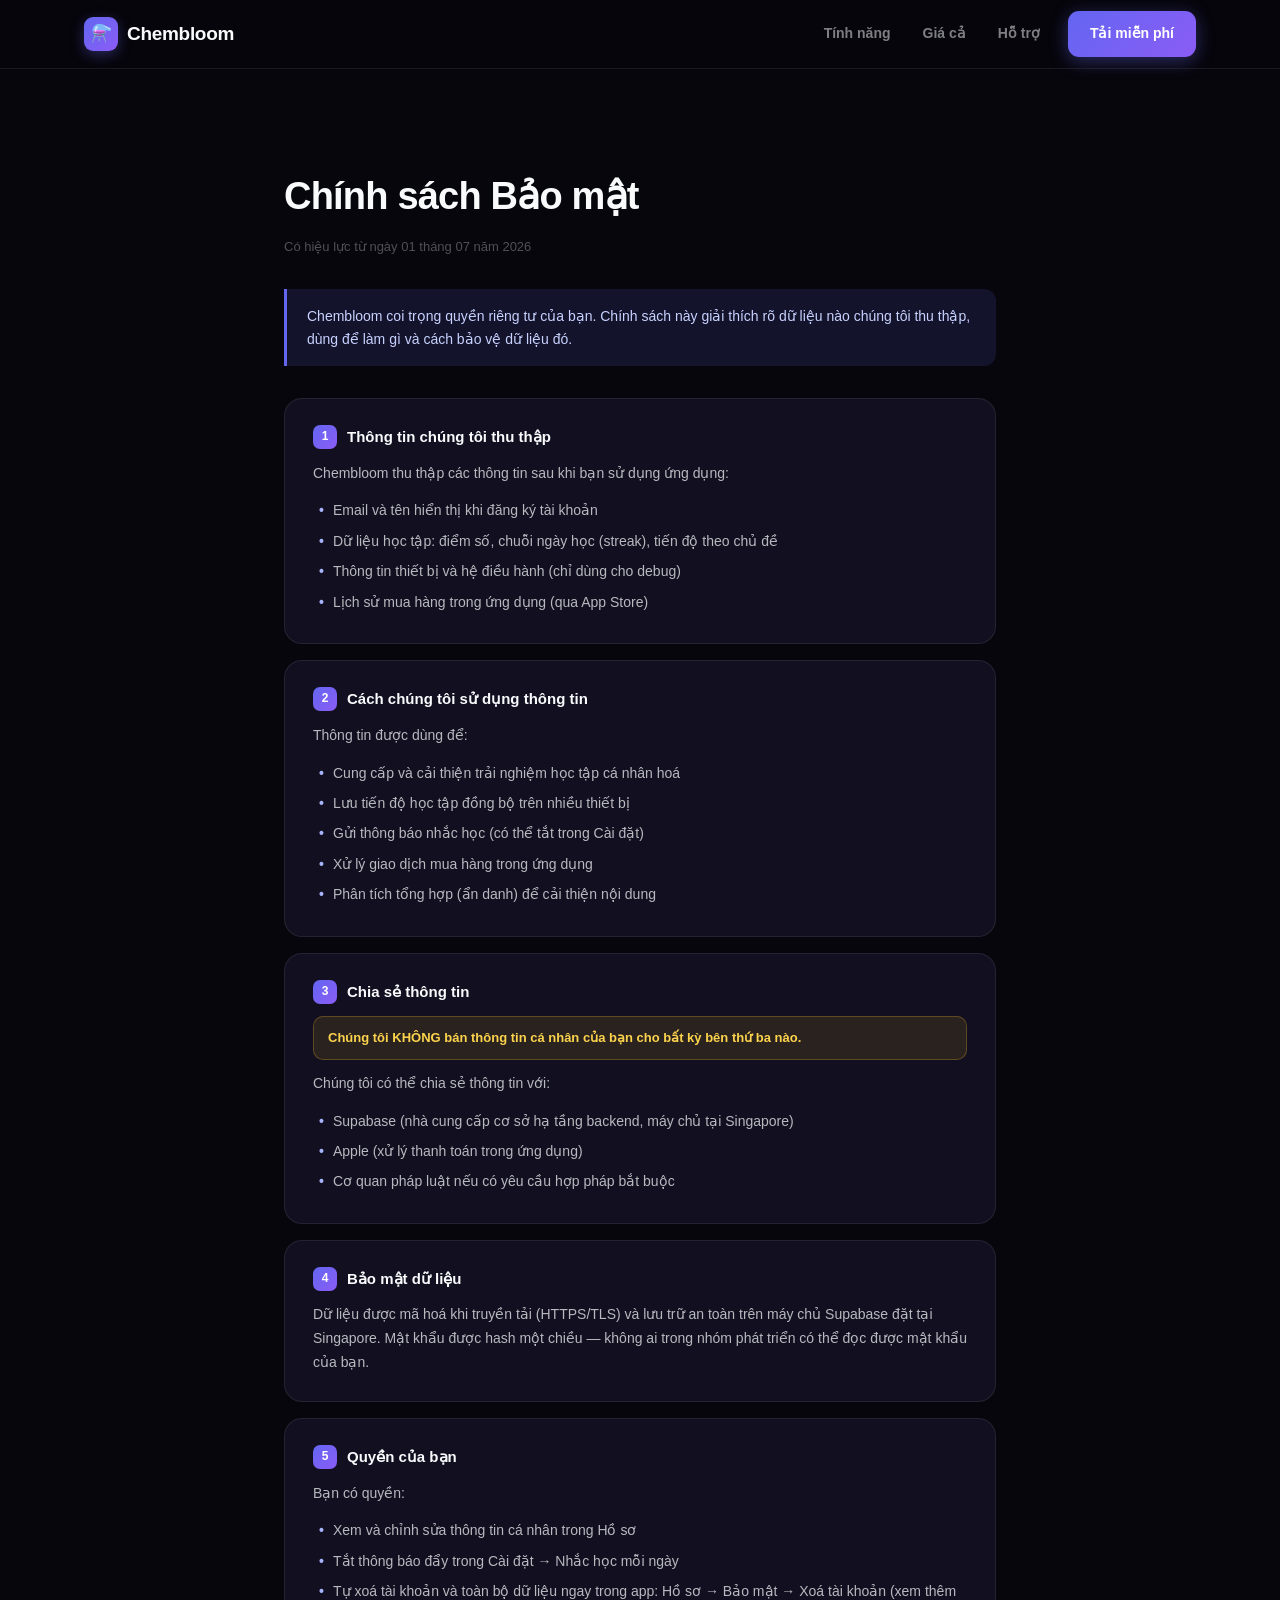
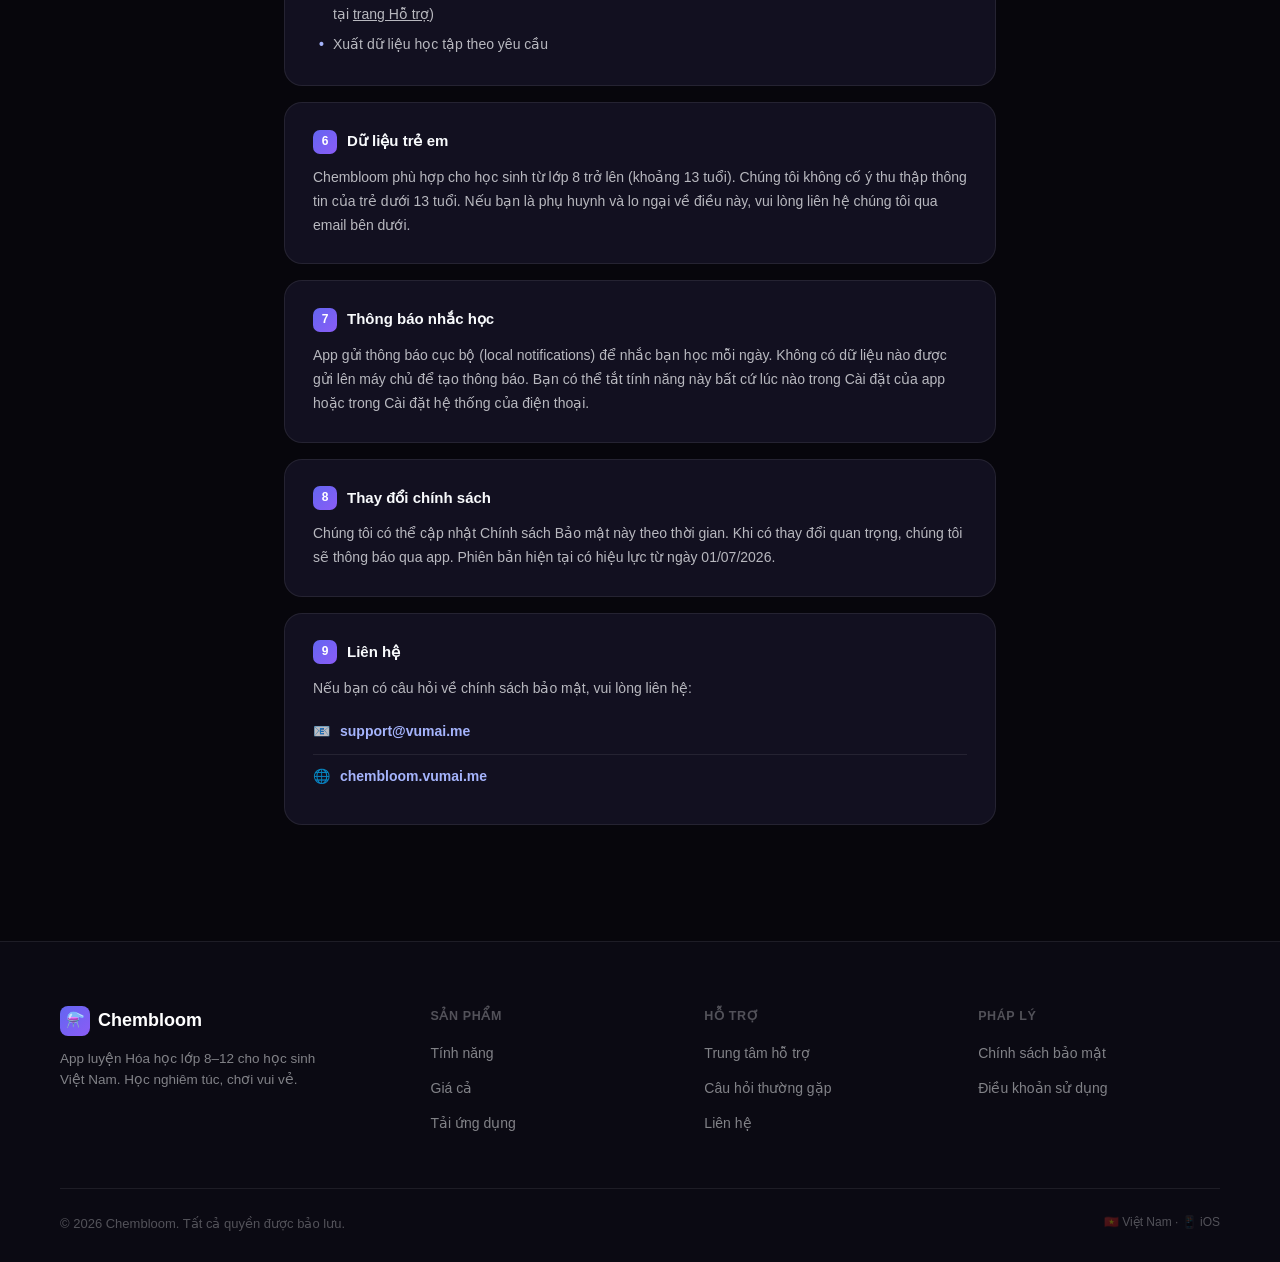
<file: privacy-policy.html>
<!DOCTYPE html>
<html lang="vi">
<head>
  <meta charset="UTF-8">
  <meta name="viewport" content="width=device-width, initial-scale=1.0">
  <link rel="canonical" href="https://chembloom.vumai.me/privacy-policy.html">
  <link rel="stylesheet" href="/assets/css/main.css">
  <title>Chính sách Bảo mật – Chembloom</title>
  <meta name="description" content="Chính sách bảo mật của Chembloom — dữ liệu nào được thu thập, dùng để làm gì và cách chúng tôi bảo vệ dữ liệu của bạn.">
</head>
<body>

<header>
  <nav class="nav" aria-label="Điều hướng chính">
    <div class="nav-inner">
      <a href="/" class="nav-logo" aria-label="Chembloom trang chủ">
        <div class="nav-logo-icon" aria-hidden="true">⚗️</div>
        Chembloom
      </a>
      <div class="nav-right">
        <a href="/#features" class="nav-link">Tính năng</a>
        <a href="/#pricing" class="nav-link">Giá cả</a>
        <a href="/support.html" class="nav-link">Hỗ trợ</a>
        <a href="/#download" class="btn btn-primary nav-cta">Tải miễn phí</a>
      </div>
    </div>
  </nav>
</header>

<div class="legal-header">
</div>

<main class="legal-main">
  <h1 class="legal-title">Chính sách Bảo mật</h1>
  <p class="legal-date">Có hiệu lực từ ngày 01 tháng 07 năm 2026</p>

  <div class="legal-intro">
    Chembloom coi trọng quyền riêng tư của bạn. Chính sách này giải thích rõ dữ liệu nào chúng tôi thu thập, dùng để làm gì và cách bảo vệ dữ liệu đó.
  </div>

  <section class="legal-card">
    <h2><span class="num">1</span> Thông tin chúng tôi thu thập</h2>
    <p>Chembloom thu thập các thông tin sau khi bạn sử dụng ứng dụng:</p>
    <ul>
      <li>Email và tên hiển thị khi đăng ký tài khoản</li>
      <li>Dữ liệu học tập: điểm số, chuỗi ngày học (streak), tiến độ theo chủ đề</li>
      <li>Thông tin thiết bị và hệ điều hành (chỉ dùng cho debug)</li>
      <li>Lịch sử mua hàng trong ứng dụng (qua App Store)</li>
    </ul>
  </section>

  <section class="legal-card">
    <h2><span class="num">2</span> Cách chúng tôi sử dụng thông tin</h2>
    <p>Thông tin được dùng để:</p>
    <ul>
      <li>Cung cấp và cải thiện trải nghiệm học tập cá nhân hoá</li>
      <li>Lưu tiến độ học tập đồng bộ trên nhiều thiết bị</li>
      <li>Gửi thông báo nhắc học (có thể tắt trong Cài đặt)</li>
      <li>Xử lý giao dịch mua hàng trong ứng dụng</li>
      <li>Phân tích tổng hợp (ẩn danh) để cải thiện nội dung</li>
    </ul>
  </section>

  <section class="legal-card">
    <h2><span class="num">3</span> Chia sẻ thông tin</h2>
    <div class="legal-highlight">Chúng tôi KHÔNG bán thông tin cá nhân của bạn cho bất kỳ bên thứ ba nào.</div>
    <p style="margin-top:12px;">Chúng tôi có thể chia sẻ thông tin với:</p>
    <ul>
      <li>Supabase (nhà cung cấp cơ sở hạ tầng backend, máy chủ tại Singapore)</li>
      <li>Apple (xử lý thanh toán trong ứng dụng)</li>
      <li>Cơ quan pháp luật nếu có yêu cầu hợp pháp bắt buộc</li>
    </ul>
  </section>

  <section class="legal-card">
    <h2><span class="num">4</span> Bảo mật dữ liệu</h2>
    <p>Dữ liệu được mã hoá khi truyền tải (HTTPS/TLS) và lưu trữ an toàn trên máy chủ Supabase đặt tại Singapore. Mật khẩu được hash một chiều — không ai trong nhóm phát triển có thể đọc được mật khẩu của bạn.</p>
  </section>

  <section class="legal-card">
    <h2><span class="num">5</span> Quyền của bạn</h2>
    <p>Bạn có quyền:</p>
    <ul>
      <li>Xem và chỉnh sửa thông tin cá nhân trong Hồ sơ</li>
      <li>Tắt thông báo đẩy trong Cài đặt → Nhắc học mỗi ngày</li>
      <li>Tự xoá tài khoản và toàn bộ dữ liệu ngay trong app: Hồ sơ → Bảo mật → Xoá tài khoản (xem thêm tại <a href="/support.html">trang Hỗ trợ</a>)</li>
      <li>Xuất dữ liệu học tập theo yêu cầu</li>
    </ul>
  </section>

  <section class="legal-card">
    <h2><span class="num">6</span> Dữ liệu trẻ em</h2>
    <p>Chembloom phù hợp cho học sinh từ lớp 8 trở lên (khoảng 13 tuổi). Chúng tôi không cố ý thu thập thông tin của trẻ dưới 13 tuổi. Nếu bạn là phụ huynh và lo ngại về điều này, vui lòng liên hệ chúng tôi qua email bên dưới.</p>
  </section>

  <section class="legal-card">
    <h2><span class="num">7</span> Thông báo nhắc học</h2>
    <p>App gửi thông báo cục bộ (local notifications) để nhắc bạn học mỗi ngày. Không có dữ liệu nào được gửi lên máy chủ để tạo thông báo. Bạn có thể tắt tính năng này bất cứ lúc nào trong Cài đặt của app hoặc trong Cài đặt hệ thống của điện thoại.</p>
  </section>

  <section class="legal-card">
    <h2><span class="num">8</span> Thay đổi chính sách</h2>
    <p>Chúng tôi có thể cập nhật Chính sách Bảo mật này theo thời gian. Khi có thay đổi quan trọng, chúng tôi sẽ thông báo qua app. Phiên bản hiện tại có hiệu lực từ ngày 01/07/2026.</p>
  </section>

  <section class="legal-card">
    <h2><span class="num">9</span> Liên hệ</h2>
    <p>Nếu bạn có câu hỏi về chính sách bảo mật, vui lòng liên hệ:</p>
    <div class="contact-block">
      <div class="contact-item"><span>📧</span> <a href="mailto:support@vumai.me">support@vumai.me</a></div>
      <div class="contact-item"><span>🌐</span> <a href="https://chembloom.vumai.me" target="_blank">chembloom.vumai.me</a></div>
    </div>
  </section>
</main>

<footer>
  <div class="footer-grid">
    <div>
      <a href="/" class="footer-brand-logo" aria-label="Chembloom trang chủ">
        <div class="footer-brand-icon" aria-hidden="true">⚗️</div>
        Chembloom
      </a>
      <p class="footer-tagline">App luyện Hóa học lớp 8–12 cho học sinh Việt Nam. Học nghiêm túc, chơi vui vẻ.</p>
    </div>
    <div class="footer-col">
      <div class="footer-col-title">Sản phẩm</div>
      <a href="/#features">Tính năng</a>
      <a href="/#pricing">Giá cả</a>
      <a href="/#download">Tải ứng dụng</a>
    </div>
    <div class="footer-col">
      <div class="footer-col-title">Hỗ trợ</div>
      <a href="/support.html">Trung tâm hỗ trợ</a>
      <a href="/#faq">Câu hỏi thường gặp</a>
      <a href="mailto:support@vumai.me">Liên hệ</a>
    </div>
    <div class="footer-col">
      <div class="footer-col-title">Pháp lý</div>
      <a href="/privacy-policy.html">Chính sách bảo mật</a>
      <a href="https://www.apple.com/legal/internet-services/itunes/dev/stdeula/" target="_blank" rel="noopener">Điều khoản sử dụng</a>
    </div>
  </div>
  <div class="footer-bottom">
    <p class="footer-copy">© 2026 Chembloom. Tất cả quyền được bảo lưu.</p>
    <div class="footer-badges">🇻🇳 Việt Nam · 📱 iOS</div>
  </div>
</footer>

</body>
</html>
</file>
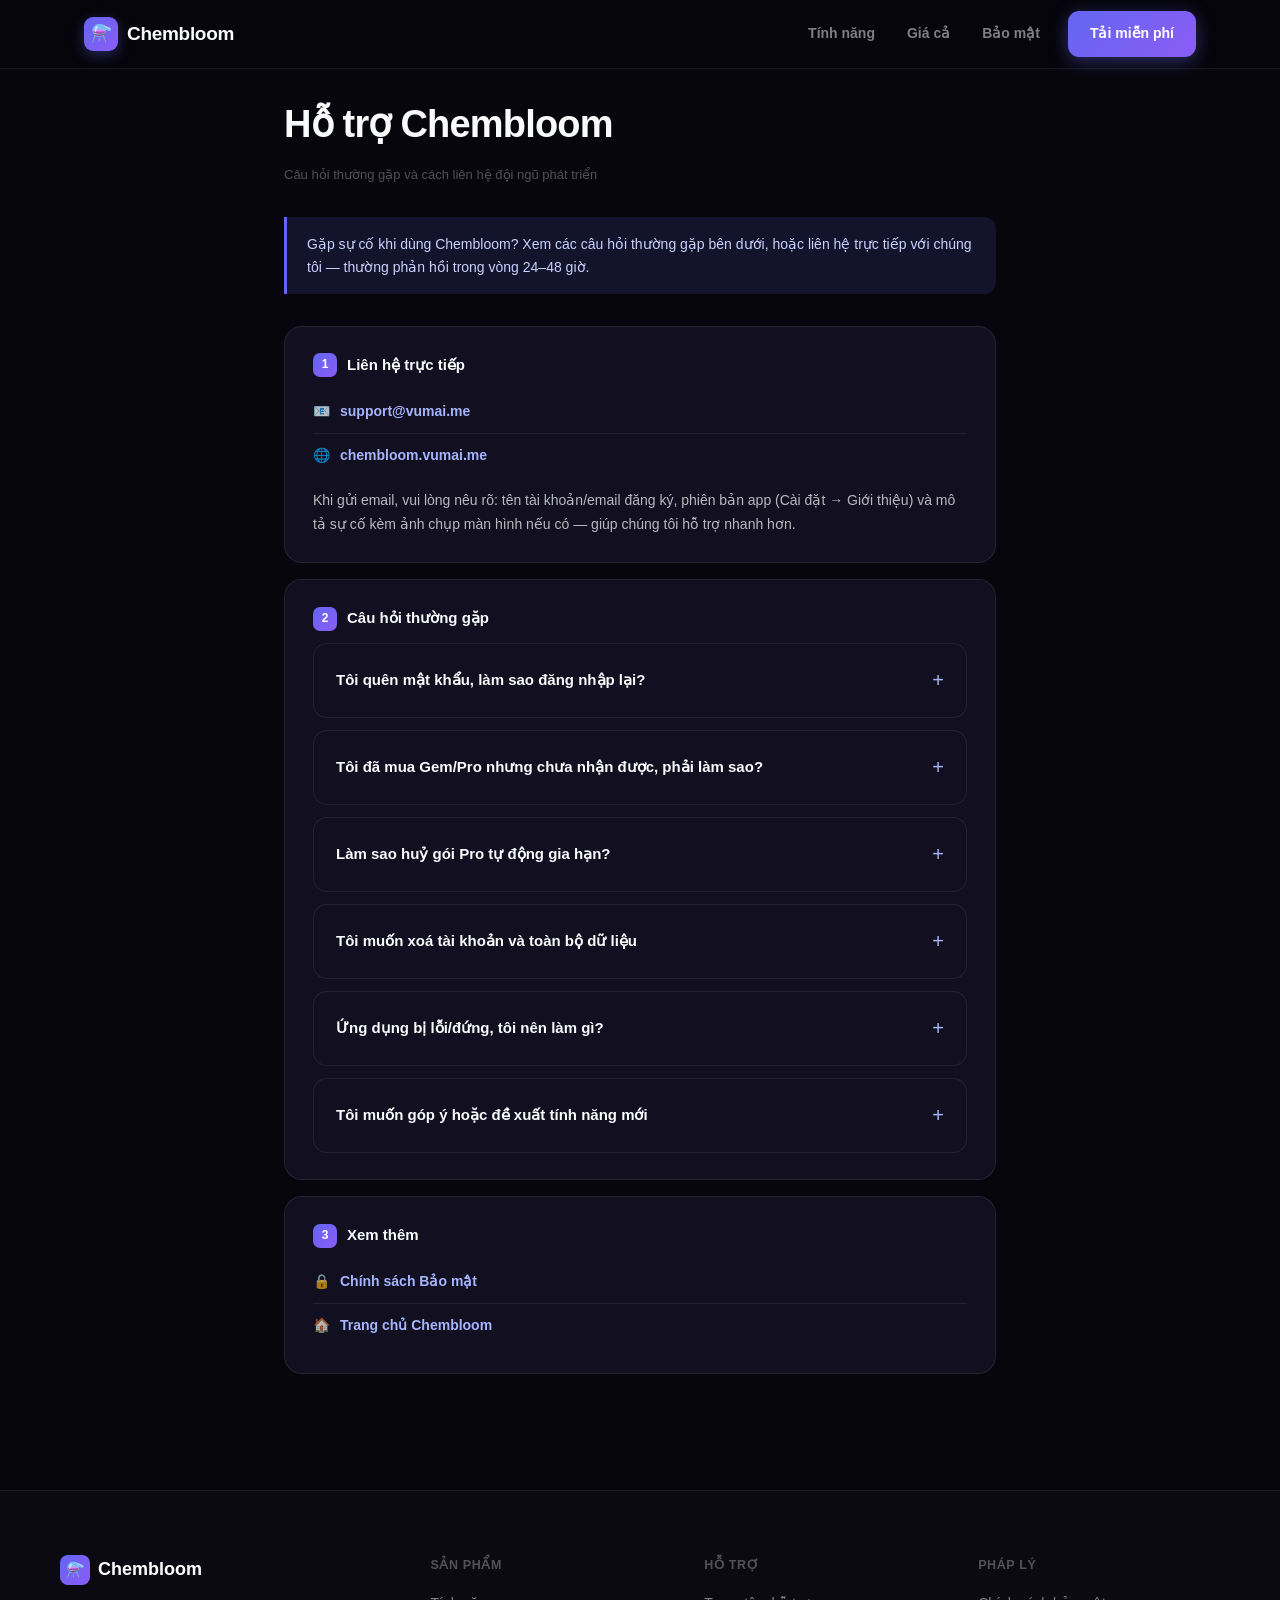
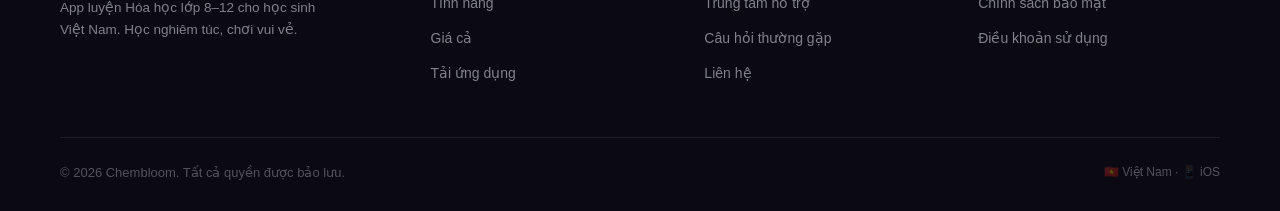
<file: support.html>
<!DOCTYPE html>
<html lang="vi">
<head>
  <meta charset="UTF-8">
  <meta name="viewport" content="width=device-width, initial-scale=1.0">
  <link rel="canonical" href="https://chembloom.vumai.me/support.html">
  <link rel="stylesheet" href="/assets/css/main.css">
  <title>Hỗ trợ – Chembloom</title>
  <meta name="description" content="Trang hỗ trợ Chembloom — câu hỏi thường gặp, hướng dẫn xử lý sự cố và cách liên hệ đội ngũ phát triển.">
</head>
<body>

<header>
  <nav class="nav" aria-label="Điều hướng chính">
    <div class="nav-inner">
      <a href="/" class="nav-logo" aria-label="Chembloom trang chủ">
        <div class="nav-logo-icon" aria-hidden="true">⚗️</div>
        Chembloom
      </a>
      <div class="nav-right">
        <a href="/#features" class="nav-link">Tính năng</a>
        <a href="/#pricing" class="nav-link">Giá cả</a>
        <a href="/privacy-policy.html" class="nav-link">Bảo mật</a>
        <a href="/#download" class="btn btn-primary nav-cta">Tải miễn phí</a>
      </div>
    </div>
  </nav>
</header>

<main class="legal-main">
  <h1 class="legal-title">Hỗ trợ Chembloom</h1>
  <p class="legal-date">Câu hỏi thường gặp và cách liên hệ đội ngũ phát triển</p>

  <div class="legal-intro">
    Gặp sự cố khi dùng Chembloom? Xem các câu hỏi thường gặp bên dưới, hoặc liên hệ trực tiếp với chúng tôi — thường phản hồi trong vòng 24–48 giờ.
  </div>

  <section class="legal-card">
    <h2><span class="num">1</span> Liên hệ trực tiếp</h2>
    <div class="contact-block">
      <div class="contact-item"><span>📧</span> <a href="mailto:support@vumai.me">support@vumai.me</a></div>
      <div class="contact-item"><span>🌐</span> <a href="https://chembloom.vumai.me" target="_blank">chembloom.vumai.me</a></div>
    </div>
    <p class="response-note">Khi gửi email, vui lòng nêu rõ: tên tài khoản/email đăng ký, phiên bản app (Cài đặt → Giới thiệu) và mô tả sự cố kèm ảnh chụp màn hình nếu có — giúp chúng tôi hỗ trợ nhanh hơn.</p>
  </section>

  <section class="legal-card">
    <h2><span class="num">2</span> Câu hỏi thường gặp</h2>

    <div class="faq-list" style="margin-top:8px;">
      <details>
        <summary>Tôi quên mật khẩu, làm sao đăng nhập lại?</summary>
        <div class="faq-answer">
          Tại màn hình Đăng nhập, chọn "Đăng nhập với Apple" hoặc "Tiếp tục với Google" nếu bạn từng đăng ký bằng tài khoản đó. Nếu đăng ký bằng email/mật khẩu, hãy liên hệ <a href="mailto:support@vumai.me">support@vumai.me</a> kèm email đã đăng ký để được hỗ trợ đặt lại mật khẩu.
        </div>
      </details>

      <details>
        <summary>Tôi đã mua Gem/Pro nhưng chưa nhận được, phải làm sao?</summary>
        <div class="faq-answer">
          Trước tiên, thử các bước sau trong app:
          <ol class="steps">
            <li>Vào Cửa hàng hoặc màn hình Pro → kéo xuống để làm mới</li>
            <li>Vào Cài đặt → Bảo mật → kiểm tra kết nối mạng ổn định</li>
            <li>Thoát app hoàn toàn rồi mở lại</li>
          </ol>
          Nếu vẫn chưa nhận được sau khi giao dịch đã trừ tiền qua App Store, gửi email cho chúng tôi kèm mã giao dịch (xem trong email biên nhận từ Apple) để được xử lý thủ công.
        </div>
      </details>

      <details>
        <summary>Làm sao huỷ gói Pro tự động gia hạn?</summary>
        <div class="faq-answer">
          Gói Pro được quản lý qua App Store, không phải qua Chembloom. Vào <b>Cài đặt (iPhone) → tên bạn → Đăng ký (Subscriptions)</b> → chọn Chembloom Pro → Huỷ đăng ký. Việc huỷ đăng ký không hoàn lại phí đã thanh toán cho chu kỳ hiện tại.
        </div>
      </details>

      <details>
        <summary>Tôi muốn xoá tài khoản và toàn bộ dữ liệu</summary>
        <div class="faq-answer">
          Bạn có thể tự xoá tài khoản ngay trong app: vào <b>Hồ sơ → Bảo mật → Xoá tài khoản</b>, xác nhận theo hướng dẫn trên màn hình. Thao tác này xoá vĩnh viễn tài khoản và toàn bộ dữ liệu học tập, không thể khôi phục.
        </div>
      </details>

      <details>
        <summary>Ứng dụng bị lỗi/đứng, tôi nên làm gì?</summary>
        <div class="faq-answer">
          Thử thoát app và mở lại, hoặc khởi động lại thiết bị. Nếu lỗi vẫn tiếp diễn, gửi email cho chúng tôi kèm mô tả chi tiết (bạn đang làm gì khi gặp lỗi, phiên bản iOS, dòng máy) để chúng tôi khắc phục sớm nhất.
        </div>
      </details>

      <details>
        <summary>Tôi muốn góp ý hoặc đề xuất tính năng mới</summary>
        <div class="faq-answer">
          Rất hoan nghênh! Gửi ý tưởng của bạn đến <a href="mailto:support@vumai.me">support@vumai.me</a> — mọi phản hồi đều được đội ngũ phát triển đọc và cân nhắc cho các bản cập nhật tiếp theo.
        </div>
      </details>
    </div>
  </section>

  <section class="legal-card">
    <h2><span class="num">3</span> Xem thêm</h2>
    <div class="contact-block">
      <div class="contact-item"><span>🔒</span> <a href="/privacy-policy.html">Chính sách Bảo mật</a></div>
      <div class="contact-item"><span>🏠</span> <a href="/">Trang chủ Chembloom</a></div>
    </div>
  </section>
</main>

<footer>
  <div class="footer-grid">
    <div>
      <a href="/" class="footer-brand-logo" aria-label="Chembloom trang chủ">
        <div class="footer-brand-icon" aria-hidden="true">⚗️</div>
        Chembloom
      </a>
      <p class="footer-tagline">App luyện Hóa học lớp 8–12 cho học sinh Việt Nam. Học nghiêm túc, chơi vui vẻ.</p>
    </div>
    <div class="footer-col">
      <div class="footer-col-title">Sản phẩm</div>
      <a href="/#features">Tính năng</a>
      <a href="/#pricing">Giá cả</a>
      <a href="/#download">Tải ứng dụng</a>
    </div>
    <div class="footer-col">
      <div class="footer-col-title">Hỗ trợ</div>
      <a href="/support.html">Trung tâm hỗ trợ</a>
      <a href="/#faq">Câu hỏi thường gặp</a>
      <a href="mailto:support@vumai.me">Liên hệ</a>
    </div>
    <div class="footer-col">
      <div class="footer-col-title">Pháp lý</div>
      <a href="/privacy-policy.html">Chính sách bảo mật</a>
      <a href="https://www.apple.com/legal/internet-services/itunes/dev/stdeula/" target="_blank" rel="noopener">Điều khoản sử dụng</a>
    </div>
  </div>
  <div class="footer-bottom">
    <p class="footer-copy">© 2026 Chembloom. Tất cả quyền được bảo lưu.</p>
    <div class="footer-badges">🇻🇳 Việt Nam · 📱 iOS</div>
  </div>
</footer>

</body>
</html>
</file>
<file: assets/css/main.css>
/* ══════════════════════════════════════════════════════════════
   Chembloom — Design System (Vibrant Dark)
   Dùng chung cho index.html, privacy-policy.html, support.html
   ══════════════════════════════════════════════════════════════ */

*, *::before, *::after { box-sizing: border-box; margin: 0; padding: 0; }

:root {
  /* Surfaces */
  --bg:          #07060c;
  --bg-alt:      #0b0a13;
  --card:        #121020;
  --card-hover:  #171529;
  --border:      rgba(255,255,255,0.08);
  --border-2:    rgba(255,255,255,0.14);

  /* Brand */
  --indigo:       #6366f1;
  --indigo-dark:  #4f46e5;
  --indigo-light: rgba(99,102,241,0.14);
  --violet:       #8b5cf6;
  --pink:         #ec4899;

  /* Text */
  --text:    #f8fafc;
  --text-2:  rgba(248,250,252,0.72);
  --muted:   rgba(248,250,252,0.50);
  --faint:   rgba(248,250,252,0.30);

  /* Status */
  --green: #34d399;
  --gold:  #fbbf24;
  --red:   #f87171;

  --radius:    20px;
  --radius-sm: 12px;
  --container: 1160px;
}

html { scroll-behavior: smooth; font-size: 16px; }

body {
  font-family: -apple-system, BlinkMacSystemFont, 'Inter', 'Segoe UI', Roboto, sans-serif;
  background: var(--bg);
  color: var(--text);
  line-height: 1.65;
  -webkit-font-smoothing: antialiased;
}

img, svg { max-width: 100%; display: block; }
a { color: inherit; }
ul { list-style: none; }

/* ════════════════════════════════════
   MOTION
════════════════════════════════════ */
@keyframes orbDrift {
  0%, 100% { transform: translate(0, 0) scale(1); }
  50% { transform: translate(18px, -22px) scale(1.06); }
}

@keyframes fadeUp {
  from { opacity: 0; transform: translateY(6px); }
  to   { opacity: 1; transform: translateY(0); }
}

.reveal {
  opacity: 0;
  transform: translateY(24px);
  transition: opacity 0.6s cubic-bezier(.16,1,.3,1), transform 0.6s cubic-bezier(.16,1,.3,1);
}
.reveal.is-visible { opacity: 1; transform: translateY(0); }

@media (prefers-reduced-motion: reduce) {
  .hero-orb, .v-orb, .phone-glow { animation: none !important; }
  .reveal { opacity: 1 !important; transform: none !important; transition: none !important; }
}

/* ════════════════════════════════════
   NAV
════════════════════════════════════ */
.nav {
  position: sticky;
  top: 0;
  z-index: 200;
  background: rgba(7,6,12,0.72);
  backdrop-filter: blur(20px);
  -webkit-backdrop-filter: blur(20px);
  border-bottom: 1px solid var(--border);
}

.nav-inner {
  max-width: var(--container);
  margin: 0 auto;
  padding: 0 24px;
  height: 68px;
  display: flex;
  align-items: center;
  justify-content: space-between;
}

.nav-logo {
  display: flex;
  align-items: center;
  gap: 9px;
  text-decoration: none;
  font-size: 19px;
  font-weight: 800;
  color: var(--text);
  letter-spacing: -0.3px;
}

.nav-logo-icon {
  width: 34px;
  height: 34px;
  background: linear-gradient(135deg, var(--indigo), var(--violet));
  border-radius: 9px;
  display: flex;
  align-items: center;
  justify-content: center;
  font-size: 17px;
  flex-shrink: 0;
  box-shadow: 0 4px 14px rgba(99,102,241,0.35);
}

.nav-right { display: flex; align-items: center; gap: 4px; }

.nav-link {
  font-size: 14px;
  font-weight: 600;
  color: var(--muted);
  text-decoration: none;
  padding: 8px 14px;
  border-radius: 8px;
  transition: color 0.15s, background 0.15s;
}

.nav-link:hover { color: var(--text); background: rgba(255,255,255,0.06); }
.nav-cta { margin-left: 10px; }

/* ════════════════════════════════════
   BUTTONS
════════════════════════════════════ */
.btn {
  display: inline-flex;
  align-items: center;
  justify-content: center;
  gap: 7px;
  padding: 11px 22px;
  border-radius: 11px;
  font-size: 14px;
  font-weight: 700;
  text-decoration: none;
  border: none;
  cursor: pointer;
  transition: transform 0.15s, box-shadow 0.15s, background 0.15s, border-color 0.15s, color 0.15s;
  white-space: nowrap;
}

.btn:active { transform: scale(0.97); }

.btn-primary {
  background: linear-gradient(135deg, var(--indigo), var(--violet));
  color: #fff;
  box-shadow: 0 4px 18px rgba(99,102,241,0.4);
}
.btn-primary:hover { box-shadow: 0 8px 26px rgba(99,102,241,0.55); transform: translateY(-1px); }

.btn-outline {
  background: transparent;
  color: var(--text);
  border: 1.5px solid var(--border-2);
}
.btn-outline:hover { border-color: var(--indigo); color: #c7d2fe; background: rgba(99,102,241,0.08); }

.btn-ghost { background: transparent; color: var(--indigo); }
.btn-ghost:hover { background: var(--indigo-light); }

/* ════════════════════════════════════
   HERO
════════════════════════════════════ */
.hero {
  position: relative;
  overflow: hidden;
  padding: 88px 24px 0;
  text-align: center;
}

.hero::before {
  content: '';
  position: absolute;
  inset: 0;
  background:
    radial-gradient(ellipse 80% 55% at 15% 0%, rgba(99,102,241,0.32) 0%, transparent 60%),
    radial-gradient(ellipse 60% 50% at 85% 20%, rgba(139,92,246,0.28) 0%, transparent 55%),
    radial-gradient(ellipse 50% 40% at 50% 90%, rgba(236,72,153,0.10) 0%, transparent 70%);
  pointer-events: none;
}

.hero-orb { position: absolute; border-radius: 50%; filter: blur(70px); pointer-events: none; opacity: 0.45; }
.hero-orb-1 { width: 320px; height: 320px; background: rgba(99,102,241,0.55); top: -100px; left: -60px; animation: orbDrift 9s ease-in-out infinite; }
.hero-orb-2 { width: 220px; height: 220px; background: rgba(167,139,250,0.45); top: 120px; right: 6%; animation: orbDrift 11s ease-in-out infinite reverse; }

.hero-content { position: relative; z-index: 1; max-width: 760px; margin: 0 auto; }

.hero-badge {
  display: inline-flex;
  align-items: center;
  gap: 6px;
  background: rgba(99,102,241,0.16);
  color: #c4b5fd;
  border: 1px solid rgba(139,92,246,0.35);
  padding: 6px 16px;
  border-radius: 100px;
  font-size: 13px;
  font-weight: 600;
  margin-bottom: 26px;
  letter-spacing: 0.2px;
}

.hero h1 {
  font-size: clamp(36px, 6.2vw, 62px);
  font-weight: 900;
  color: #fff;
  line-height: 1.08;
  letter-spacing: -1.5px;
  margin-bottom: 22px;
}

.hero h1 .accent {
  background: linear-gradient(135deg, #a5b4fc, #ddd6fe);
  -webkit-background-clip: text;
  -webkit-text-fill-color: transparent;
  background-clip: text;
}

.hero-sub {
  font-size: clamp(16px, 2.1vw, 19px);
  color: var(--text-2);
  max-width: 540px;
  margin: 0 auto 40px;
  line-height: 1.7;
}

.hero-cta {
  display: flex;
  gap: 12px;
  justify-content: center;
  align-items: center;
  flex-wrap: wrap;
  margin-bottom: 56px;
}

.apple-badge-link { display: inline-block; transition: transform 0.15s, filter 0.15s; }
.apple-badge-link:hover { transform: translateY(-2px); filter: brightness(1.08); }
.apple-badge-link:active { transform: scale(0.97); }
.apple-badge-img { height: 54px; width: auto; display: block; }

.hero-stats {
  position: relative;
  z-index: 1;
  display: flex;
  justify-content: center;
  gap: 0;
  flex-wrap: wrap;
  max-width: 720px;
  margin: 0 auto;
  border-top: 1px solid var(--border);
  padding: 36px 0 40px;
}

.hero-stat { padding: 0 30px; border-right: 1px solid var(--border); text-align: center; }
.hero-stat:last-child { border-right: none; }
.hero-stat-num { font-size: 28px; font-weight: 900; color: #fff; letter-spacing: -1px; line-height: 1; margin-bottom: 4px; }
.hero-stat-label { font-size: 12px; color: var(--faint); font-weight: 500; }

/* ── Hero shot (ảnh chụp màn hình thật) ── */
.hero-visual {
  position: relative;
  z-index: 1;
  display: flex;
  justify-content: center;
  padding: 56px 24px 0;
}

.hero-shot {
  width: 260px;
  border-radius: 30px;
  overflow: hidden;
  box-shadow: 0 40px 90px rgba(0,0,0,0.55), 0 0 0 1px rgba(255,255,255,0.06);
}
.hero-shot img { width: 100%; display: block; }

/* ── Screenshots gallery (ảnh chụp thật, cuộn ngang) ── */
.shots-scroll {
  display: flex;
  gap: 20px;
  overflow-x: auto;
  padding: 8px 4px 20px;
  scroll-snap-type: x mandatory;
  -webkit-overflow-scrolling: touch;
}
.shots-scroll::-webkit-scrollbar { height: 6px; }
.shots-scroll::-webkit-scrollbar-track { background: transparent; }
.shots-scroll::-webkit-scrollbar-thumb { background: var(--border-2); border-radius: 3px; }

.shot-card {
  flex: 0 0 auto;
  width: 210px;
  scroll-snap-align: start;
  border-radius: 22px;
  overflow: hidden;
  border: 1px solid var(--border);
  box-shadow: 0 16px 40px rgba(0,0,0,0.35);
  transition: transform 0.2s, box-shadow 0.2s;
}
.shot-card:hover { transform: translateY(-5px); box-shadow: 0 22px 50px rgba(99,102,241,0.25); }
.shot-card img { width: 100%; display: block; }

/* ════════════════════════════════════
   SOCIAL PROOF BAR
════════════════════════════════════ */
.social-bar {
  background: var(--bg-alt);
  border-top: 1px solid var(--border);
  border-bottom: 1px solid var(--border);
  padding: 20px 24px;
  margin-top: 64px;
}

.social-bar-inner {
  max-width: 900px;
  margin: 0 auto;
  display: flex;
  align-items: center;
  justify-content: center;
  gap: 32px;
  flex-wrap: wrap;
}

.social-bar-item { display: flex; align-items: center; gap: 8px; font-size: 14px; color: var(--muted); font-weight: 600; }
.social-bar-item strong { color: var(--text); }

/* ════════════════════════════════════
   SHARED SECTION
════════════════════════════════════ */
.section { padding: 100px 24px; max-width: var(--container); margin: 0 auto; }
.section-alt { background: var(--bg-alt); border-top: 1px solid var(--border); border-bottom: 1px solid var(--border); }

.section-tag {
  display: inline-flex;
  align-items: center;
  gap: 6px;
  font-size: 12px;
  font-weight: 700;
  letter-spacing: 1.5px;
  text-transform: uppercase;
  color: #a5b4fc;
  background: var(--indigo-light);
  padding: 5px 12px;
  border-radius: 100px;
  margin-bottom: 16px;
}

.section-title {
  font-size: clamp(26px, 4vw, 40px);
  font-weight: 900;
  color: var(--text);
  letter-spacing: -0.8px;
  line-height: 1.2;
  margin-bottom: 14px;
}

.section-sub { font-size: 17px; color: var(--text-2); max-width: 540px; line-height: 1.65; margin-bottom: 56px; }

/* ════════════════════════════════════
   FEATURES
════════════════════════════════════ */
.features-grid { display: grid; grid-template-columns: repeat(3, 1fr); gap: 20px; }

.feat-card {
  background: var(--card);
  border: 1px solid var(--border);
  border-radius: var(--radius);
  padding: 28px 24px;
  transition: box-shadow 0.2s, transform 0.2s, border-color 0.2s, background 0.2s;
  position: relative;
  overflow: hidden;
}

.feat-card::before {
  content: '';
  position: absolute;
  top: 0; left: 0; right: 0;
  height: 3px;
  background: linear-gradient(90deg, var(--indigo), var(--violet));
  opacity: 0;
  transition: opacity 0.2s;
}

.feat-card:hover {
  box-shadow: 0 16px 44px rgba(99,102,241,0.18);
  transform: translateY(-3px);
  border-color: rgba(99,102,241,0.35);
  background: var(--card-hover);
}
.feat-card:hover::before { opacity: 1; }

.feat-icon {
  width: 50px; height: 50px;
  border-radius: 14px;
  display: flex; align-items: center; justify-content: center;
  font-size: 23px;
  margin-bottom: 16px;
  background: linear-gradient(135deg, rgba(99,102,241,0.25), rgba(139,92,246,0.18));
  border: 1px solid rgba(139,92,246,0.25);
}

.feat-card h3 { font-size: 16px; font-weight: 800; color: var(--text); margin-bottom: 8px; letter-spacing: -0.2px; }
.feat-card p { font-size: 14px; color: var(--muted); line-height: 1.65; }

/* ════════════════════════════════════
   LAUNCH CARD (thay reviews giả)
════════════════════════════════════ */
.launch-card {
  max-width: 640px;
  margin: 0 auto;
  text-align: center;
  background: var(--card);
  border: 1px solid var(--border);
  border-radius: 24px;
  padding: 48px 36px;
  box-shadow: 0 20px 60px rgba(0,0,0,0.35);
}
.launch-card-emoji { font-size: 44px; margin-bottom: 16px; }
.launch-card h3 { font-size: 20px; font-weight: 800; color: var(--text); margin-bottom: 12px; }
.launch-card p { font-size: 15px; color: var(--text-2); line-height: 1.7; margin-bottom: 20px; }

/* ════════════════════════════════════
   PRICING
════════════════════════════════════ */
.pricing-grid { display: grid; grid-template-columns: repeat(3, 1fr); gap: 20px; align-items: start; }

.plan {
  background: var(--card);
  border: 1.5px solid var(--border);
  border-radius: 22px;
  padding: 32px 28px;
  position: relative;
  transition: box-shadow 0.2s, border-color .2s;
}
.plan:hover { box-shadow: 0 16px 44px rgba(0,0,0,0.35); }

.plan.featured {
  border-color: rgba(99,102,241,0.55);
  background: linear-gradient(180deg, rgba(99,102,241,0.10) 0%, var(--card) 60%);
  box-shadow: 0 8px 44px rgba(99,102,241,0.25);
}

.plan-badge {
  position: absolute;
  top: -13px; left: 50%; transform: translateX(-50%);
  background: linear-gradient(135deg, var(--indigo), var(--violet));
  color: #fff; font-size: 11px; font-weight: 800;
  padding: 4px 16px; border-radius: 100px;
  white-space: nowrap; letter-spacing: 0.8px;
  box-shadow: 0 4px 14px rgba(99,102,241,0.5);
}

.plan-tier { font-size: 13px; font-weight: 700; color: var(--muted); text-transform: uppercase; letter-spacing: 0.8px; margin-bottom: 10px; }
.plan-price { font-size: 32px; font-weight: 900; color: var(--text); letter-spacing: -1px; line-height: 1; margin-bottom: 5px; }
.plan-price sub { font-size: 14px; font-weight: 500; color: var(--muted); }
.plan-note { font-size: 13px; color: var(--muted); margin-bottom: 24px; min-height: 20px; }
.plan-divider { border: none; border-top: 1px solid var(--border); margin-bottom: 20px; }
.plan-features { display: flex; flex-direction: column; gap: 11px; margin-bottom: 28px; }
.plan-features li { font-size: 14px; color: var(--text-2); display: flex; align-items: flex-start; gap: 9px; line-height: 1.4; }
.plan-check { color: var(--green); font-size: 14px; flex-shrink: 0; margin-top: 1px; }
.plan-x { color: var(--faint); font-size: 14px; flex-shrink: 0; margin-top: 1px; }

.plan-cta { display: block; text-align: center; padding: 13px 20px; border-radius: 12px; font-size: 15px; font-weight: 700; text-decoration: none; transition: all 0.15s; }
.plan-cta-outline { border: 1.5px solid var(--border-2); color: var(--text); background: transparent; }
.plan-cta-outline:hover { border-color: var(--indigo); color: #c7d2fe; background: rgba(99,102,241,0.08); }
.plan-cta-primary { background: linear-gradient(135deg, var(--indigo), var(--violet)); color: #fff; box-shadow: 0 4px 18px rgba(99,102,241,0.4); }
.plan-cta-primary:hover { box-shadow: 0 8px 26px rgba(99,102,241,0.55); transform: translateY(-1px); }

/* ════════════════════════════════════
   FAQ (dùng ở index.html và support.html)
════════════════════════════════════ */
.faq-list { display: flex; flex-direction: column; gap: 12px; }

details {
  background: var(--card);
  border: 1px solid var(--border);
  border-radius: 14px;
  overflow: hidden;
  transition: box-shadow 0.2s, border-color .2s;
}
details[open] { box-shadow: 0 8px 28px rgba(0,0,0,0.3); border-color: var(--border-2); }

summary {
  padding: 20px 22px;
  font-size: 15px;
  font-weight: 700;
  color: var(--text);
  cursor: pointer;
  list-style: none;
  display: flex;
  justify-content: space-between;
  align-items: center;
  user-select: none;
  gap: 12px;
}
summary::-webkit-details-marker { display: none; }
summary::after { content: '+'; font-size: 20px; color: #a5b4fc; font-weight: 400; flex-shrink: 0; }
details[open] summary::after { content: '−'; }

.faq-answer { padding: 0 22px 20px; font-size: 14px; color: var(--muted); line-height: 1.7; }
.faq-answer a { color: #a5b4fc; font-weight: 600; text-decoration: none; }
.faq-answer a:hover { text-decoration: underline; }

.steps { margin: 8px 0 0 18px; color: var(--muted); font-size: 13.5px; list-style: decimal; }
.steps li { margin-bottom: 4px; }

/* ════════════════════════════════════
   CTA BOTTOM
════════════════════════════════════ */
.cta-section {
  position: relative;
  padding: 100px 24px;
  text-align: center;
  overflow: hidden;
  border-top: 1px solid var(--border);
}
.cta-section::before {
  content: '';
  position: absolute;
  inset: 0;
  background: radial-gradient(ellipse 60% 90% at 50% 100%, rgba(99,102,241,0.30) 0%, transparent 65%);
  pointer-events: none;
}
.cta-content { position: relative; z-index: 1; max-width: 640px; margin: 0 auto; }
.cta-section h2 { font-size: clamp(28px, 5vw, 48px); font-weight: 900; color: #fff; letter-spacing: -1px; line-height: 1.15; margin-bottom: 16px; }
.cta-section p { font-size: 17px; color: var(--text-2); margin-bottom: 40px; }

/* ════════════════════════════════════
   FOOTER — multi-column
════════════════════════════════════ */
footer { background: var(--bg-alt); border-top: 1px solid var(--border); padding: 64px 24px 28px; }

.footer-grid {
  max-width: var(--container);
  margin: 0 auto;
  display: grid;
  grid-template-columns: 1.4fr 1fr 1fr 1fr;
  gap: 32px;
  padding-bottom: 40px;
}

.footer-brand-logo {
  display: flex; align-items: center; gap: 8px;
  text-decoration: none; font-size: 18px; font-weight: 800; color: #fff;
  margin-bottom: 12px;
}
.footer-brand-icon {
  width: 30px; height: 30px;
  background: linear-gradient(135deg, var(--indigo), var(--violet));
  border-radius: 8px;
  display: flex; align-items: center; justify-content: center;
  font-size: 15px;
}
.footer-tagline { font-size: 13.5px; color: var(--muted); line-height: 1.6; max-width: 260px; }

.footer-col-title { font-size: 12.5px; font-weight: 700; color: var(--faint); text-transform: uppercase; letter-spacing: 0.6px; margin-bottom: 16px; }
.footer-col a { display: block; font-size: 14px; color: var(--muted); text-decoration: none; margin-bottom: 12px; transition: color 0.15s; }
.footer-col a:hover { color: var(--text); }

.footer-bottom {
  max-width: var(--container);
  margin: 0 auto;
  border-top: 1px solid var(--border);
  padding-top: 24px;
  display: flex;
  justify-content: space-between;
  align-items: center;
  flex-wrap: wrap;
  gap: 12px;
}
.footer-copy { font-size: 13px; color: var(--faint); }
.footer-badges { display: flex; gap: 10px; font-size: 12px; color: var(--faint); }

/* ════════════════════════════════════
   VIDEO DEMO
════════════════════════════════════ */
.video-inner { max-width: 820px; margin: 0 auto; text-align: center; }

.video-wrapper {
  position: relative;
  border-radius: 22px;
  overflow: hidden;
  background: #0f0e1a;
  aspect-ratio: 16/9;
  box-shadow: 0 28px 72px rgba(0,0,0,0.45);
  border: 1px solid rgba(99,102,241,0.28);
  margin-top: 44px;
}
.video-orbs { position: absolute; inset: 0; overflow: hidden; pointer-events: none; }
.v-orb { position: absolute; border-radius: 50%; filter: blur(50px); opacity: 0.32; }
.v-orb-1 { width: 300px; height: 300px; background: #6366f1; top: -60px; left: 5%; animation: orbDrift 10s ease-in-out infinite; }
.v-orb-2 { width: 200px; height: 200px; background: #7c3aed; bottom: -30px; right: 8%; animation: orbDrift 8s ease-in-out infinite reverse; }

.video-placeholder { position: absolute; inset: 0; display: flex; flex-direction: column; align-items: center; justify-content: center; }
.video-play-btn {
  width: 76px; height: 76px; border-radius: 50%;
  background: linear-gradient(135deg, var(--indigo), var(--violet));
  display: flex; align-items: center; justify-content: center;
  font-size: 28px; color: #fff;
  box-shadow: 0 8px 36px rgba(99,102,241,0.6);
  margin-bottom: 18px; cursor: default;
}
.video-label { color: rgba(255,255,255,0.55); font-size: 13px; font-weight: 600; letter-spacing: 0.3px; }

/* ════════════════════════════════════
   INTERACTIVE QUIZ
════════════════════════════════════ */
.quiz-inner { max-width: 640px; margin: 0 auto; }

.quiz-card {
  background: var(--card);
  border: 1px solid var(--border);
  border-radius: 24px;
  padding: 36px;
  margin-top: 44px;
  box-shadow: 0 20px 60px rgba(0,0,0,0.3);
}

.quiz-progress { display: flex; align-items: center; gap: 14px; margin-bottom: 28px; }
.quiz-progress-bar { flex: 1; height: 5px; background: var(--border); border-radius: 3px; overflow: hidden; }
.quiz-progress-fill { height: 100%; background: linear-gradient(90deg, var(--indigo), var(--violet)); border-radius: 3px; transition: width 0.5s cubic-bezier(.4,0,.2,1); }
.quiz-progress-label { font-size: 13px; color: var(--muted); font-weight: 700; white-space: nowrap; }

.quiz-question { font-size: 16px; font-weight: 700; color: var(--text); line-height: 1.6; margin-bottom: 22px; }
.quiz-options { display: flex; flex-direction: column; gap: 10px; margin-bottom: 18px; }

.quiz-option {
  background: rgba(255,255,255,0.03);
  border: 1.5px solid var(--border);
  border-radius: 14px;
  padding: 13px 16px;
  font-size: 14px; font-weight: 600; color: var(--text-2);
  cursor: pointer;
  display: flex; align-items: center; gap: 12px;
  transition: border-color 0.15s, background 0.15s, transform 0.12s;
  text-align: left; width: 100%;
}
.quiz-option:hover:not(.qdisabled) { border-color: var(--indigo); background: var(--indigo-light); color: #e0e7ff; transform: translateX(4px); }
.quiz-option.qcorrect { border-color: var(--green); background: rgba(52,211,153,0.12); color: #6ee7b7; }
.quiz-option.qwrong { border-color: var(--red); background: rgba(248,113,113,0.12); color: #fca5a5; }
.quiz-option.qdisabled { cursor: default; }

.quiz-opt-letter {
  width: 30px; height: 30px; border-radius: 8px;
  background: rgba(255,255,255,0.06);
  display: flex; align-items: center; justify-content: center;
  font-size: 13px; font-weight: 800; flex-shrink: 0;
}
.quiz-option.qcorrect .quiz-opt-letter { background: rgba(52,211,153,0.22); }
.quiz-option.qwrong .quiz-opt-letter { background: rgba(248,113,113,0.22); }

.quiz-explanation {
  background: var(--indigo-light);
  border: 1px solid rgba(99,102,241,0.25);
  border-radius: 13px;
  padding: 14px 16px;
  font-size: 13.5px; color: #c7d2fe; line-height: 1.65;
  margin-bottom: 16px;
  display: none;
  animation: fadeUp 0.25s ease;
}
.quiz-explanation.qshow { display: block; }

.quiz-next-btn {
  width: 100%; padding: 14px; border-radius: 14px;
  background: linear-gradient(135deg, var(--indigo), var(--violet));
  color: #fff; font-size: 15px; font-weight: 700;
  border: none; cursor: pointer; display: none;
  box-shadow: 0 4px 18px rgba(99,102,241,0.4);
  transition: opacity 0.15s, transform 0.15s;
}
.quiz-next-btn:hover { opacity: 0.92; transform: translateY(-1px); }
.quiz-next-btn.qshow { display: block; animation: fadeUp 0.2s ease; }

.quiz-result { text-align: center; padding: 12px 0 4px; display: none; }
.quiz-result.qshow { display: block; animation: fadeUp 0.3s ease; }
.quiz-result-emoji { font-size: 56px; margin-bottom: 16px; line-height: 1; }
.quiz-result h3 { font-size: 22px; font-weight: 900; color: var(--text); margin-bottom: 10px; }
.quiz-result p { font-size: 15px; color: var(--muted); margin-bottom: 32px; line-height: 1.65; }
.quiz-result-ctas { display: flex; gap: 12px; justify-content: center; flex-wrap: wrap; }

.quiz-retry-btn {
  padding: 12px 22px; border-radius: 12px;
  border: 1.5px solid var(--border-2);
  background: transparent; font-size: 14px; font-weight: 700; color: var(--text-2);
  cursor: pointer; transition: border-color 0.15s, color 0.15s;
}
.quiz-retry-btn:hover { border-color: var(--indigo); color: #c7d2fe; }

/* ════════════════════════════════════
   LEGAL / SUPPORT PAGES (privacy-policy, support)
════════════════════════════════════ */
.legal-header { padding: 64px 24px 8px; text-align: center; }
.legal-main { max-width: 760px; margin: 0 auto; padding: 24px 24px 100px; }

.legal-title { font-size: clamp(28px, 4.5vw, 38px); font-weight: 900; color: var(--text); letter-spacing: -0.8px; margin-bottom: 8px; }
.legal-date { font-size: 13px; color: var(--faint); margin-bottom: 32px; }

.legal-intro {
  background: var(--indigo-light);
  border-left: 3px solid var(--indigo);
  border-radius: 0 12px 12px 0;
  padding: 16px 20px;
  margin-bottom: 32px;
  color: #c7d2fe;
  font-size: 14px;
  line-height: 1.6;
}

.legal-card {
  background: var(--card);
  border: 1px solid var(--border);
  border-radius: 18px;
  padding: 26px 28px;
  margin-bottom: 16px;
}

.legal-card h2 {
  font-size: 15px; font-weight: 700; color: var(--text);
  margin-bottom: 12px; display: flex; align-items: center; gap: 10px;
}
.legal-card h2 .num {
  background: linear-gradient(135deg, var(--indigo), var(--violet));
  color: #fff; width: 24px; height: 24px; border-radius: 7px;
  display: inline-flex; align-items: center; justify-content: center;
  font-size: 12px; font-weight: 800; flex-shrink: 0;
}

.legal-card p { color: var(--text-2); font-size: 14px; margin-bottom: 10px; line-height: 1.7; }
.legal-card p:last-child { margin-bottom: 0; }
.legal-card ul { margin: 10px 0 0; }
.legal-card ul li { color: var(--text-2); font-size: 14px; padding: 4px 0 4px 20px; position: relative; line-height: 1.6; }
.legal-card ul li::before { content: '•'; position: absolute; left: 6px; color: #a5b4fc; font-weight: 700; }

.legal-highlight {
  background: rgba(251,191,36,0.10);
  border: 1px solid rgba(251,191,36,0.25);
  border-radius: 10px;
  padding: 10px 14px;
  margin-top: 10px;
  color: #fcd34d;
  font-size: 13px;
  font-weight: 600;
}

.contact-block { margin-top: 4px; }
.contact-item { display: flex; align-items: center; gap: 10px; padding: 10px 0; border-bottom: 1px solid var(--border); color: var(--text-2); font-size: 14px; }
.contact-item:last-child { border-bottom: none; }
.contact-item a { color: #a5b4fc; text-decoration: none; font-weight: 600; }
.contact-item a:hover { text-decoration: underline; }
.response-note { margin-top: 12px; font-size: 12.5px; color: var(--faint); }

/* ════════════════════════════════════
   RESPONSIVE
════════════════════════════════════ */
@media (max-width: 960px) {
  .features-grid { grid-template-columns: repeat(2, 1fr); }
  .pricing-grid { grid-template-columns: 1fr; max-width: 420px; margin: 0 auto; }
  .footer-grid { grid-template-columns: 1fr 1fr; }
}

@media (max-width: 640px) {
  .nav-link { display: none; }
  .hero { padding: 64px 20px 0; }
  .hero-stat { padding: 0 16px; }
  .hero-stat-num { font-size: 22px; }
  .features-grid { grid-template-columns: 1fr; }
  .social-bar-inner { gap: 16px; }
  .quiz-card { padding: 24px 18px; }
  .section { padding: 72px 20px; }
  .quiz-result-ctas { flex-direction: column; }
  .quiz-result-ctas a, .quiz-retry-btn { width: 100%; text-align: center; }
  .footer-grid { grid-template-columns: 1fr; gap: 28px; }
  .footer-bottom { flex-direction: column; text-align: center; }
  .hero-shot { width: 210px; }
  .shot-card { width: 168px; }
}
</file>
